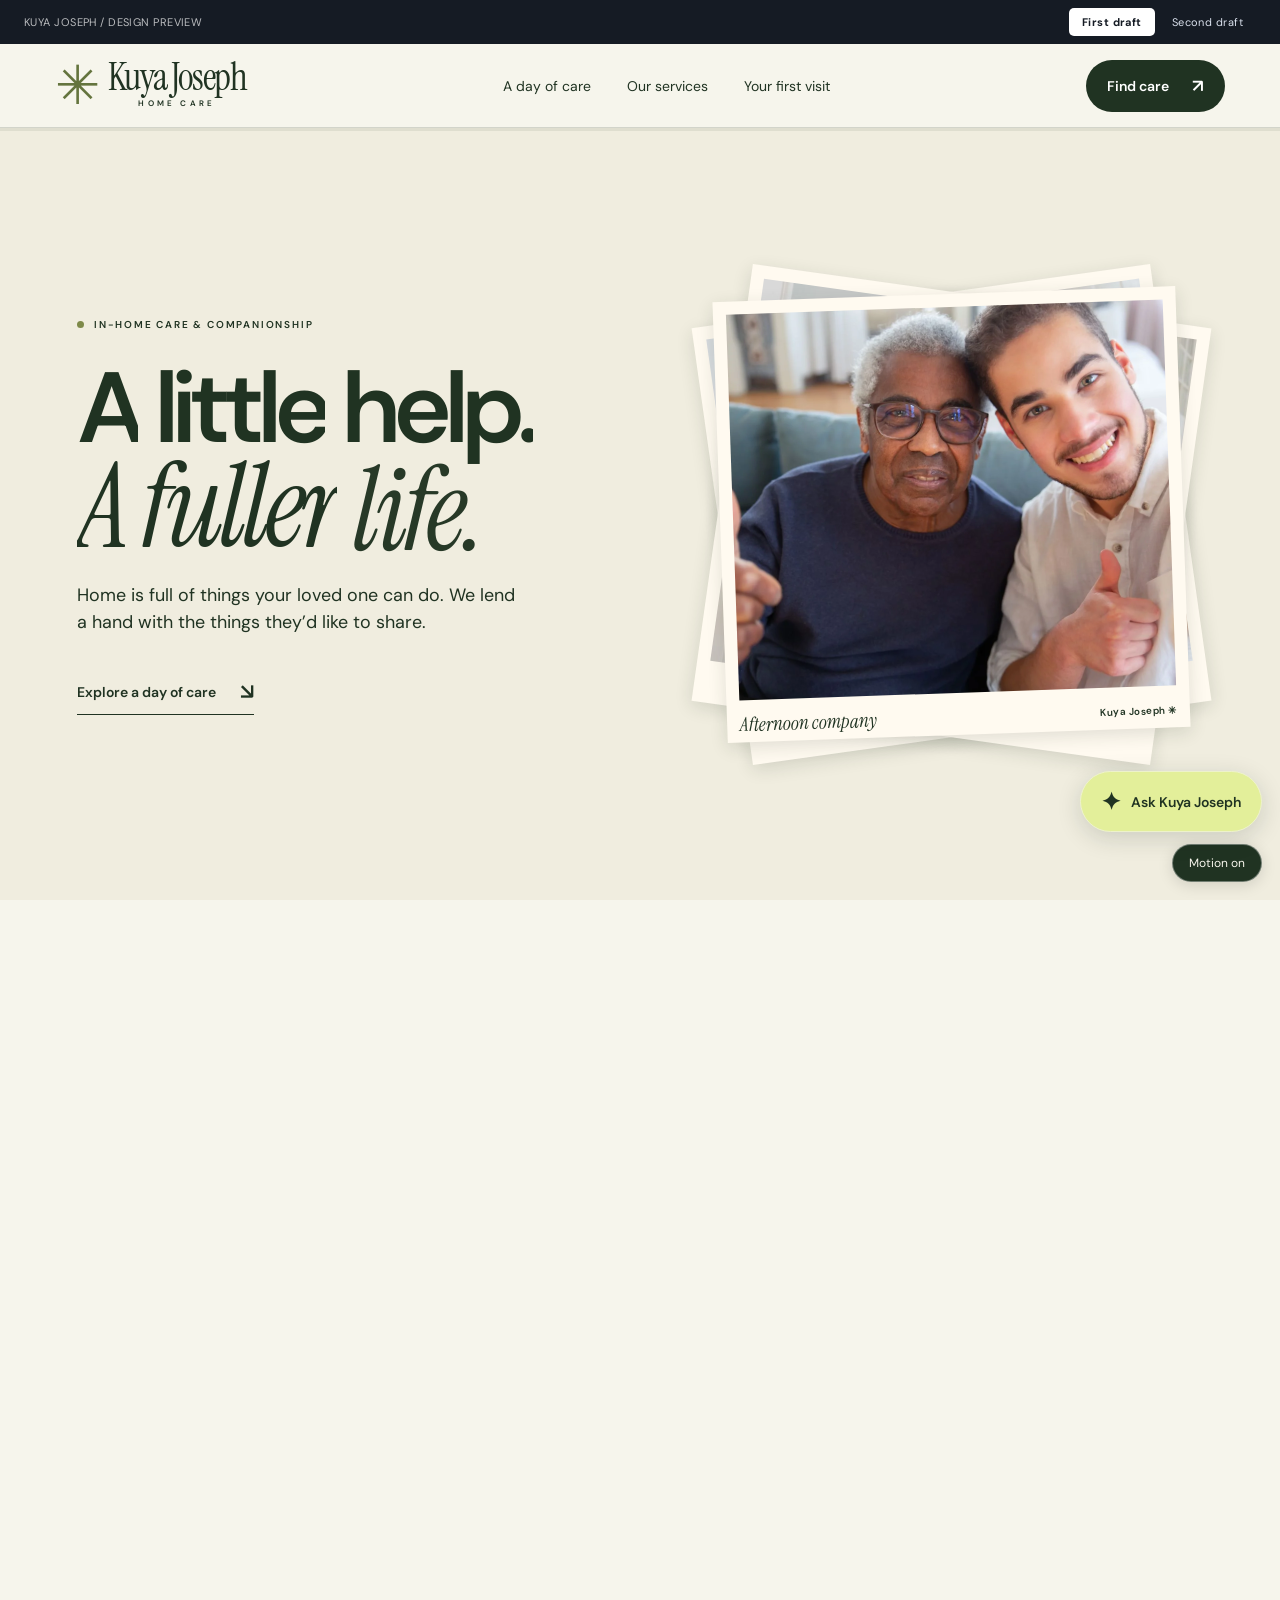
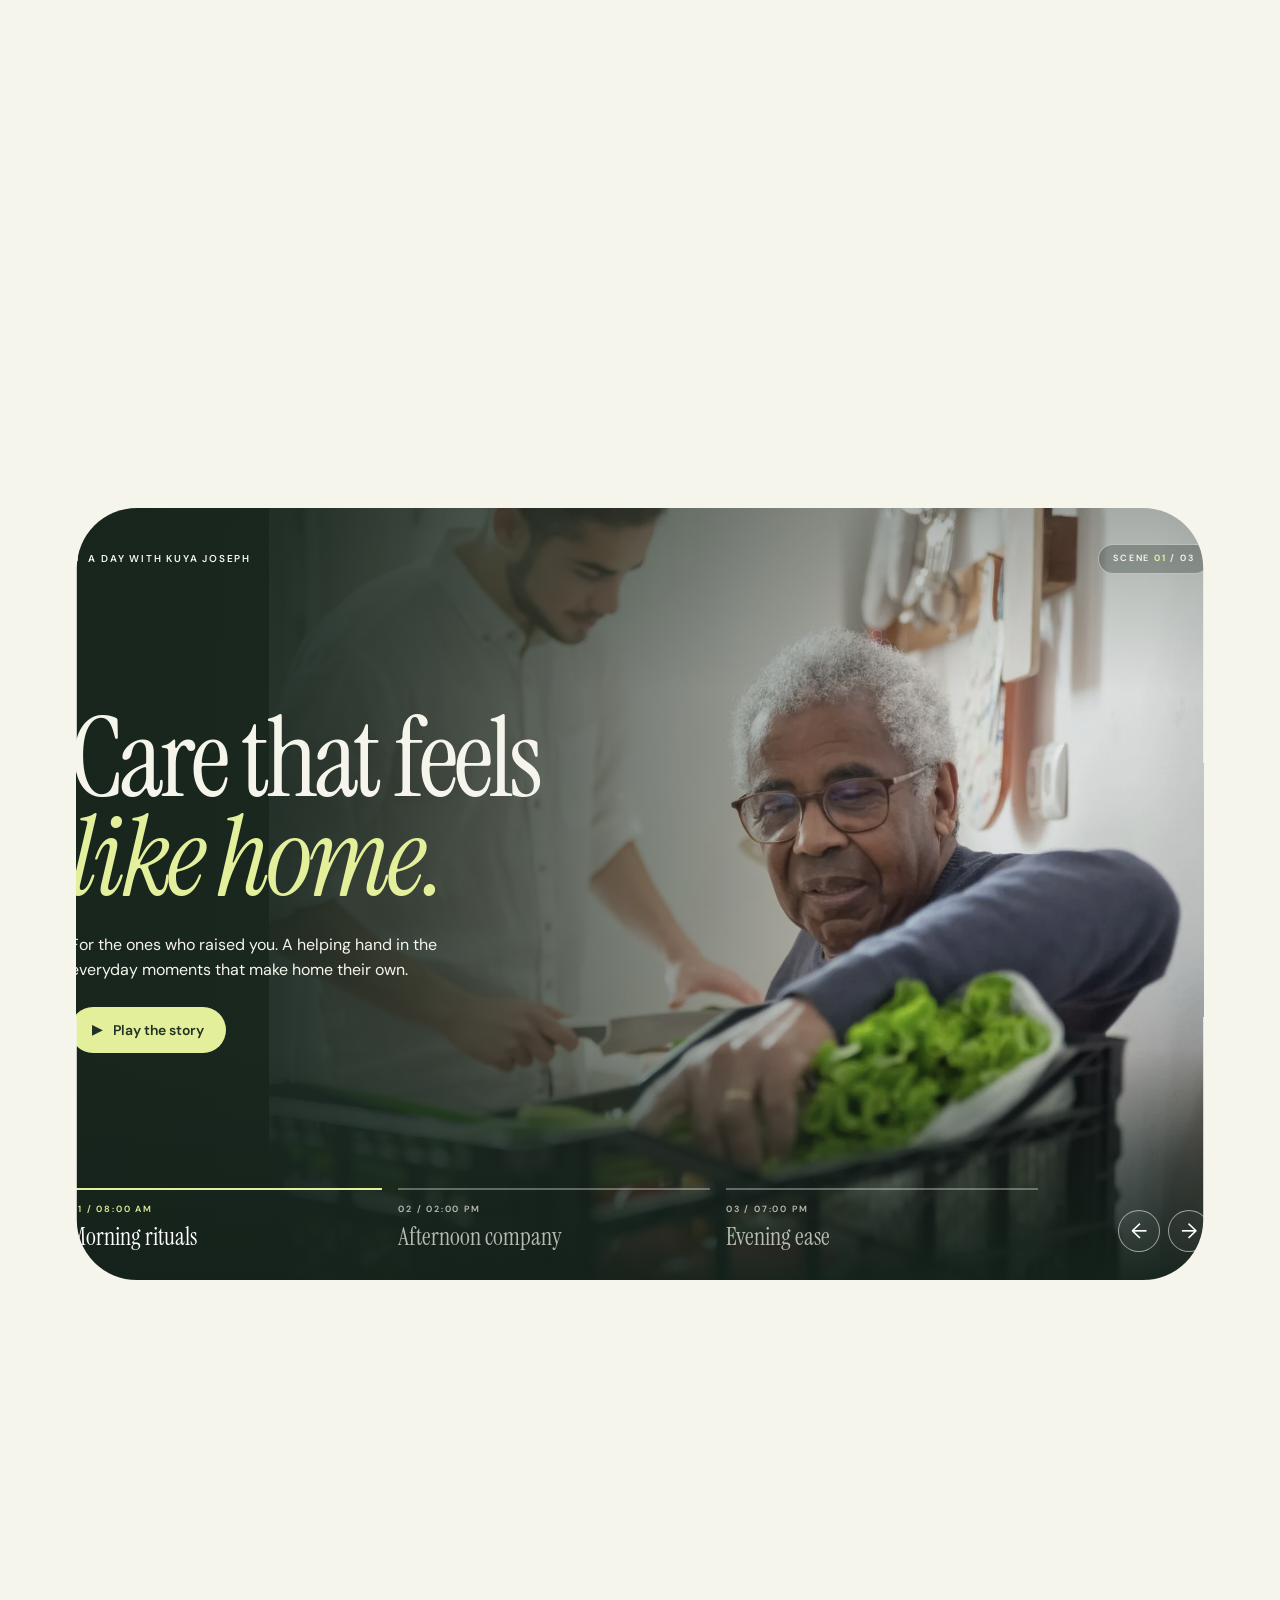
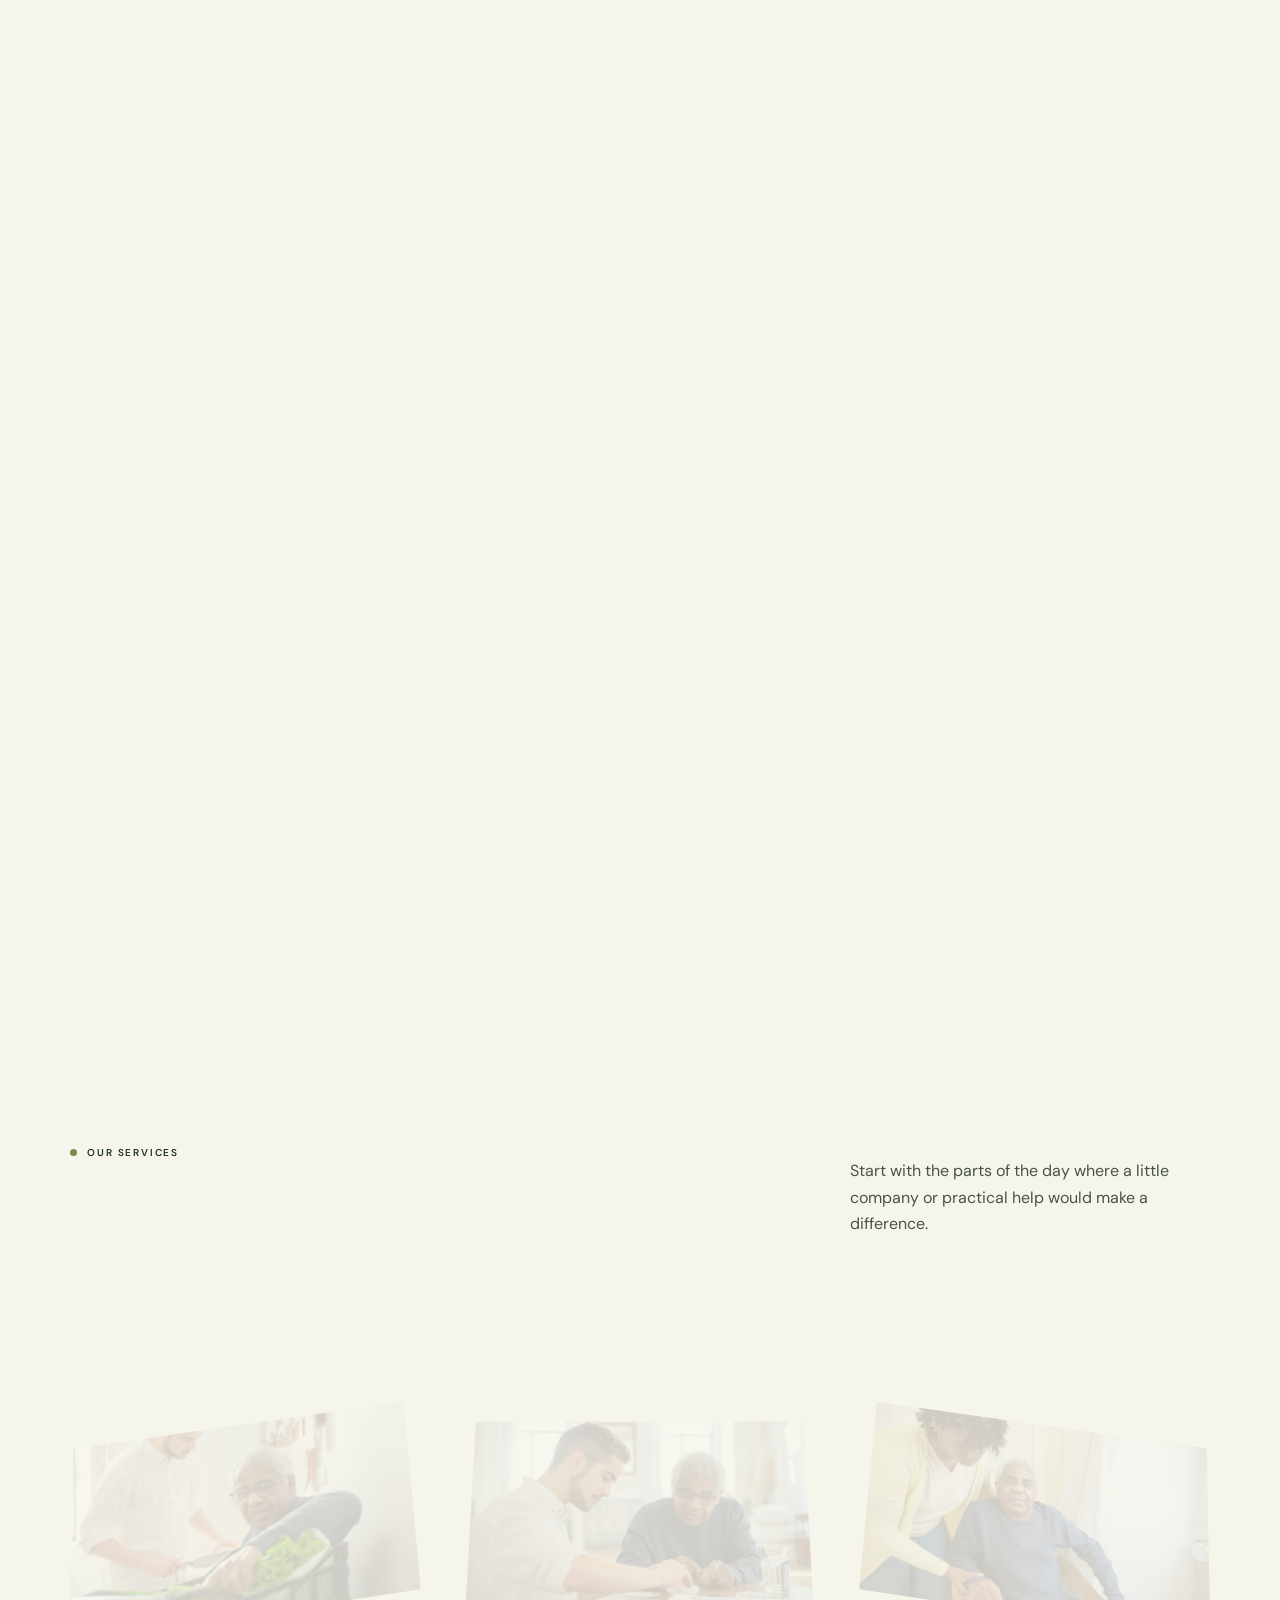
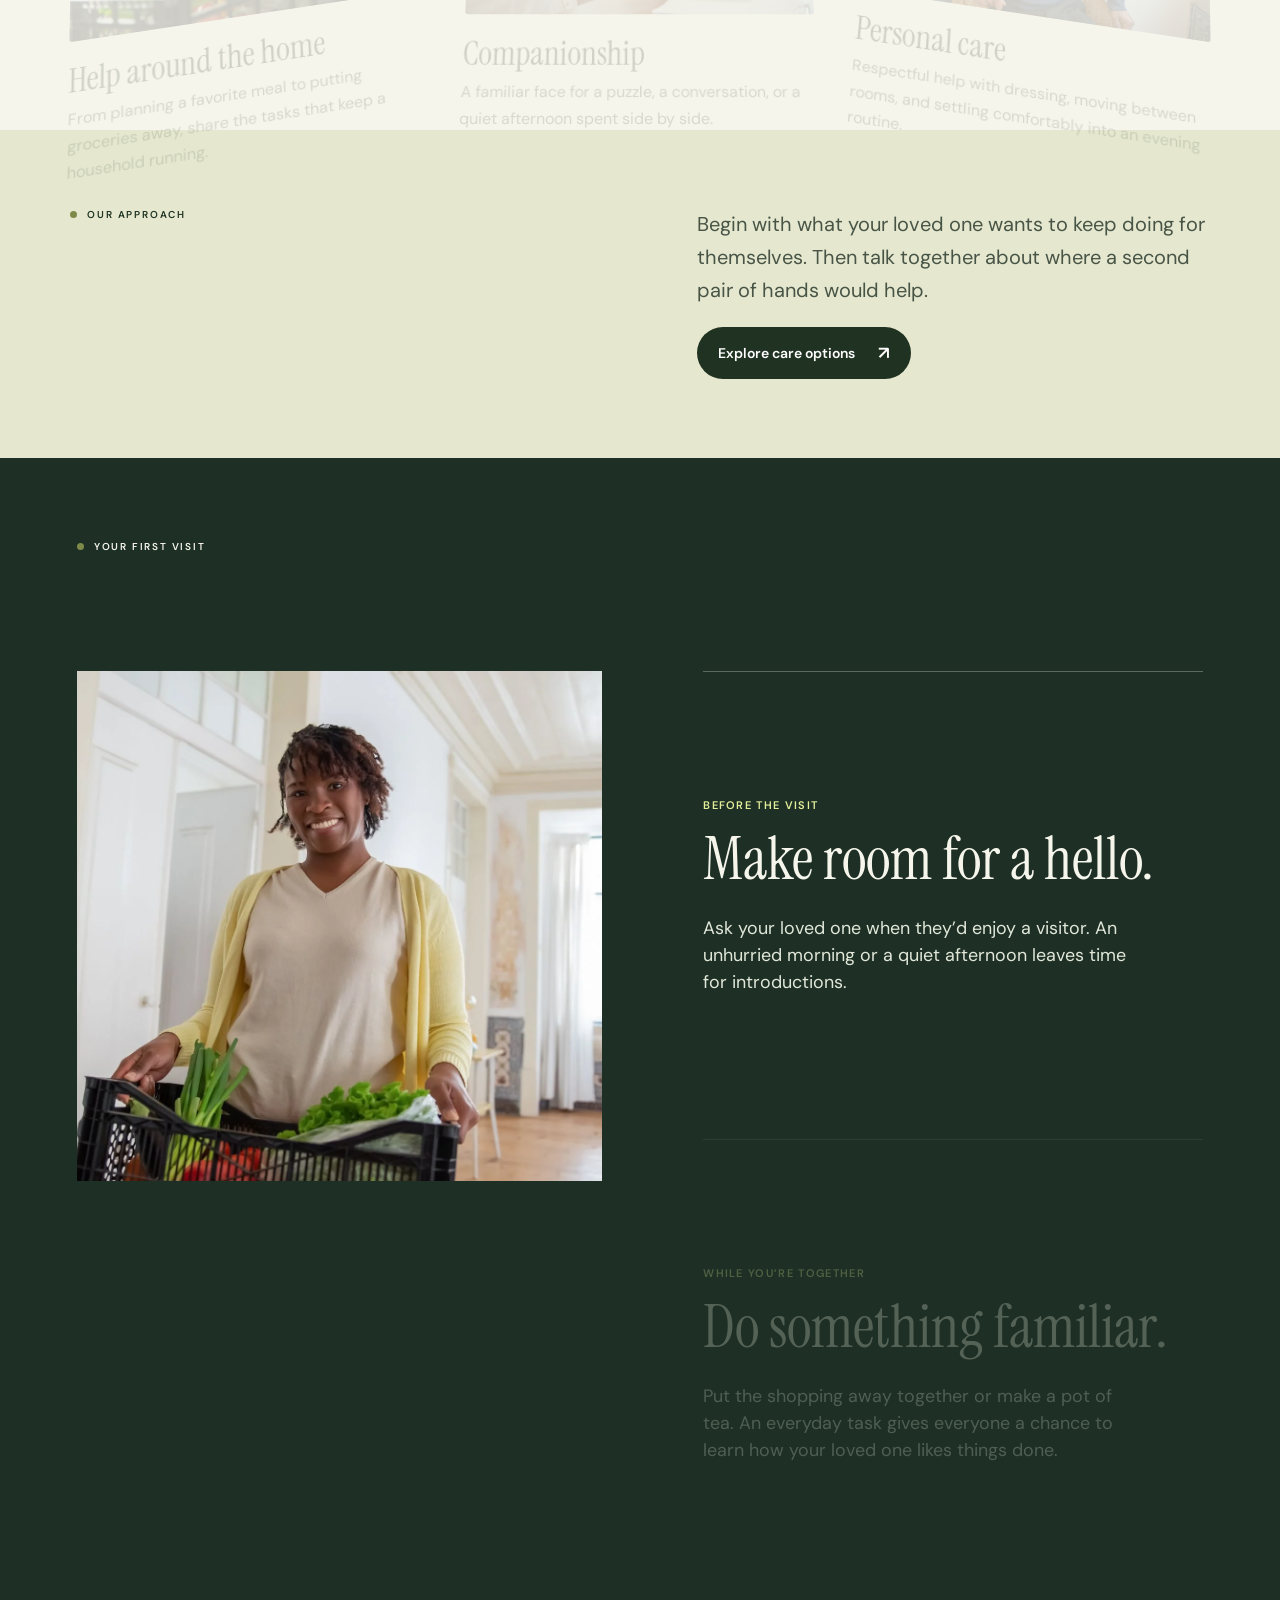
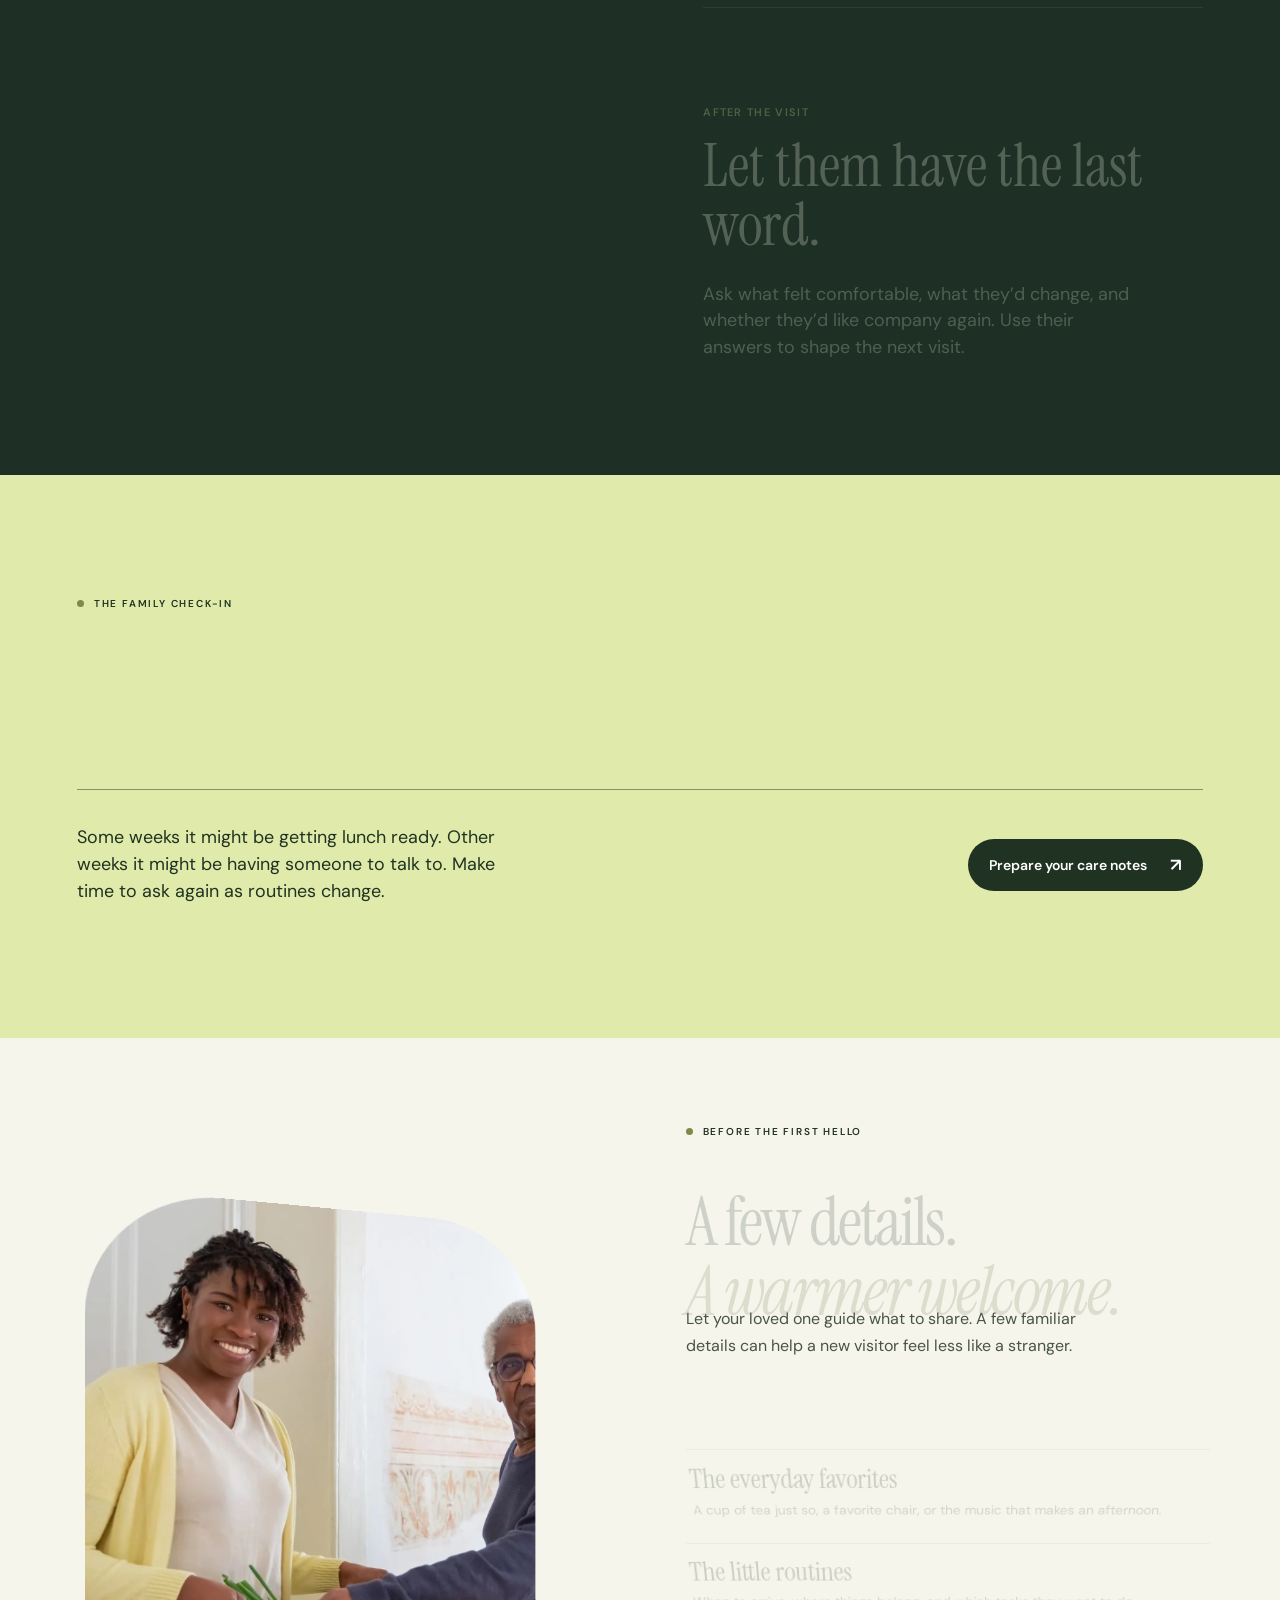
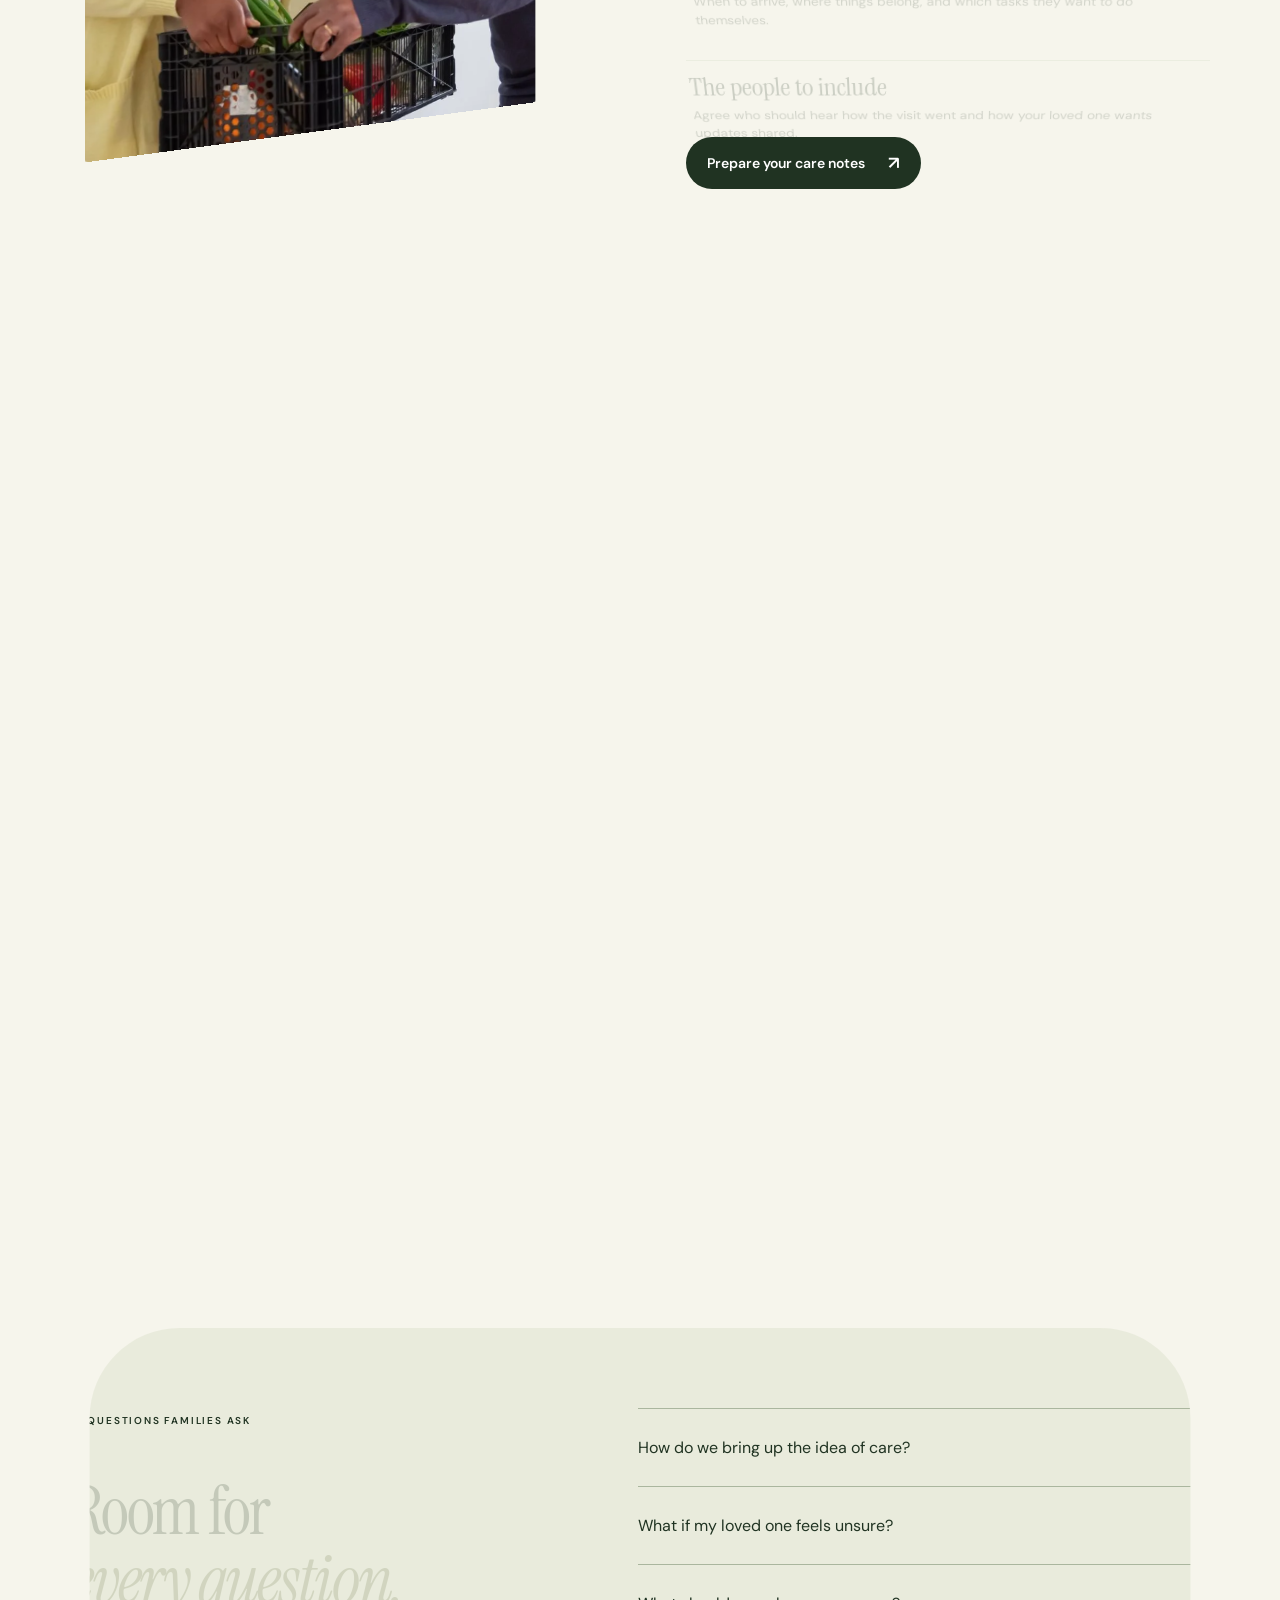
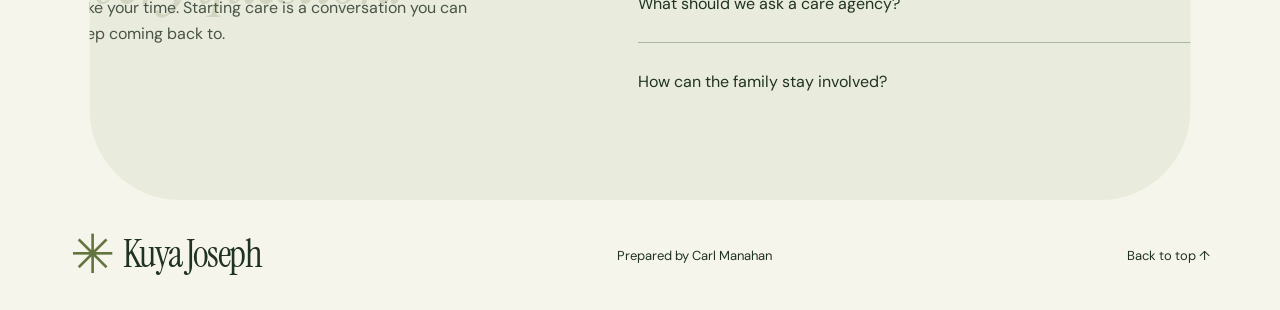
<file: index.html>
<!doctype html><html lang="en"><head><meta charset="utf-8"><meta name="viewport" content="width=device-width, initial-scale=1"><meta name="theme-color" content="#1b291d"><title>Kuya Joseph — Home care through the day</title><meta name="description" content="Explore a day of companionship and practical support at home with Kuya Joseph."><link rel="stylesheet" href="fonts.css"><link rel="stylesheet" href="style.css"><link rel="stylesheet" href="chapters.css"><script defer src="chapters.js"></script><script defer src="story.js"></script><link rel="stylesheet" href="motion.css"><script defer src="motion.js"></script><link rel="stylesheet" href="chat.css"><script defer src="chat.js"></script><link rel="stylesheet" href="drafts.css"><link rel="stylesheet" href="more-sections.css"><script defer src="more-sections.js"></script><link rel="stylesheet" href="depth.css"><script defer src="depth.js"></script></head>
<body><nav class="draft-switcher" aria-label="Design drafts"><span>KUYA JOSEPH / DESIGN PREVIEW</span><div><a href="/" aria-current="page">First draft</a><a href="second-draft.html">Second draft</a></div></nav><div class="custom-cursor" aria-hidden="true"><span>↗</span></div><button class="motion-toggle" aria-pressed="true">Motion on</button><a class="skip" href="#services">Skip to care services</a>
<header><a class="brand" href="#top" aria-label="Kuya Joseph Home Care home"><span class="sun" aria-hidden="true">✳</span><span>Kuya Joseph<small>HOME CARE</small></span></a><nav><a href="#story">A day of care</a><a href="#services">Our services</a><a href="#visit">Your first visit</a></nav><button class="primary find">Find care <span>↗</span></button><div class="progress-track" aria-hidden="true"><div class="scroll-progress"></div></div></header>
<main id="top">
<div class="opening-track"><section class="opening" aria-labelledby="opening-title">
  <div class="opening-copy">
    <span class="eyebrow">IN-HOME CARE &amp; COMPANIONSHIP</span>
    <h1 id="opening-title">A little help.<br><em>A fuller life.</em></h1>
    <p>Home is full of things your loved one can do. We lend a hand with the things they’d like to share.</p>
    <a class="opening-link" href="#story">Explore a day of care <span aria-hidden="true">↘</span></a>
  </div>
  <div class="album">
    <figure class="print print-back"><img src="images/arrival.webp" alt=""></figure>
    <figure class="print print-middle"><img src="images/together.webp" alt=""></figure>
    <figure class="print print-front"><img src="images/company.webp" alt="An older adult and a companion sharing a smile at home"><figcaption>Afternoon company <span>Kuya Joseph ✳</span></figcaption></figure>
  </div>
</section></div><div class="story-track"><section class="hero" id="story" aria-label="A day of care"><div class="photos" aria-hidden="true"><img class="active" src="images/morning.webp" alt=""><img src="images/afternoon.webp" alt=""><img src="images/evening.webp" alt=""></div><div class="shade"></div>
<div class="heroTop"><span class="tag"><i></i> A DAY WITH KUYA JOSEPH</span><span class="sceneNum">SCENE <b>01</b> / 03</span></div>
<div class="content"><h2>Care that feels<br><em>like home.</em></h2><p>For the ones who raised you. A helping hand in the everyday moments that make home their own.</p><button class="play"><span class="playIcon" aria-hidden="true">▶</span><span class="playLabel">Play the story</span></button></div>
<div class="rail"><div class="chapters"><button aria-pressed="true"><small>01 / 08:00 AM</small>Morning rituals</button><button aria-pressed="false"><small>02 / 02:00 PM</small>Afternoon company</button><button aria-pressed="false"><small>03 / 07:00 PM</small>Evening ease</button></div><div class="arrows"><button aria-label="Previous scene">←</button><button aria-label="Next scene">→</button></div></div></section>
</div><section id="services" class="services"><div class="intro"><div><span class="eyebrow">OUR SERVICES</span><h2>Support for <em>real life.</em></h2></div><p>Start with the parts of the day where a little company or practical help would make a difference.</p></div>
<div class="servicegrid"><article><img src="images/morning.webp" alt="Two people preparing fresh vegetables together" loading="lazy"><h3>Help around the home</h3><p>From planning a favorite meal to putting groceries away, share the tasks that keep a household running.</p></article><article><img src="images/afternoon.webp" alt="A caregiver and an older adult looking through a book" loading="lazy"><h3>Companionship</h3><p>A familiar face for a puzzle, a conversation, or a quiet afternoon spent side by side.</p></article><article><img src="images/evening.webp" alt="A caregiver offering a steadying hand beside an armchair" loading="lazy"><h3>Personal care</h3><p>Respectful help with dressing, moving between rooms, and settling comfortably into an evening routine.</p></article></div></section>
<section id="approach"><div><span class="eyebrow">OUR APPROACH</span><h2>Their home.<br><em>Their rhythm.</em></h2></div><div><p>Begin with what your loved one wants to keep doing for themselves. Then talk together about where a second pair of hands would help.</p><button class="primary find">Explore care options <span>↗</span></button></div></section>
<section id="visit" class="visit">
  <div class="visit-intro"><span class="eyebrow">YOUR FIRST VISIT</span><h2>Start with <em>one visit.</em></h2></div>
  <div class="visit-layout">
    <div class="visit-photos" aria-hidden="true">
      <img class="selected" src="images/arrival.webp" alt="" loading="lazy">
      <img src="images/together.webp" alt="" loading="lazy">
      <img src="images/afternoon.webp" alt="" loading="lazy">
    </div>
    <ol class="visit-steps">
      <li><span>BEFORE THE VISIT</span><h3>Make room for a hello.</h3><p>Ask your loved one when they’d enjoy a visitor. An unhurried morning or a quiet afternoon leaves time for introductions.</p></li>
      <li><span>WHILE YOU’RE TOGETHER</span><h3>Do something familiar.</h3><p>Put the shopping away together or make a pot of tea. An everyday task gives everyone a chance to learn how your loved one likes things done.</p></li>
      <li><span>AFTER THE VISIT</span><h3>Let them have the last word.</h3><p>Ask what felt comfortable, what they’d change, and whether they’d like company again. Use their answers to shape the next visit.</p></li>
    </ol>
  </div>
</section>
<section class="check-in" id="family"><span class="eyebrow">THE FAMILY CHECK-IN</span><h2>“What felt <em>easier today?”</em></h2><div class="check-body"><p>Some weeks it might be getting lunch ready. Other weeks it might be having someone to talk to. Make time to ask again as routines change.</p><button class="primary find">Prepare your care notes <span>↗</span></button></div></section>
<section class="family-preparation added-section" id="prepare">
  <div class="preparation-photo"><img src="images/together.webp" alt="An older adult sharing an everyday task with a caregiver" loading="lazy"></div>
  <div class="preparation-copy"><span class="eyebrow">BEFORE THE FIRST HELLO</span><h2>A few details.<br><em>A warmer welcome.</em></h2><p>Let your loved one guide what to share. A few familiar details can help a new visitor feel less like a stranger.</p>
    <ul class="preparation-list"><li><h3>The everyday favorites</h3><p>A cup of tea just so, a favorite chair, or the music that makes an afternoon.</p></li><li><h3>The little routines</h3><p>When to arrive, where things belong, and which tasks they want to do themselves.</p></li><li><h3>The people to include</h3><p>Agree who should hear how the visit went and how your loved one wants updates shared.</p></li></ul>
    <button class="primary find">Prepare your care notes <span>↗</span></button>
  </div>
</section>
<section class="family-questions added-section" id="family-questions">
  <div><span class="eyebrow">QUESTIONS FAMILIES ASK</span><h2>Room for<br><em>every question.</em></h2><p>Take your time. Starting care is a conversation you can keep coming back to.</p></div>
  <div class="family-answers"><details><summary>How do we bring up the idea of care?<span>+</span></summary><p>Start with an ordinary part of the day. Ask whether sharing a task or having some company would feel welcome. Give your loved one time to describe what they would choose.</p></details><details><summary>What if my loved one feels unsure?<span>+</span></summary><p>Listen to what worries them. Talk about one small starting point, such as a visit over tea, and agree to check in afterward before deciding on another visit.</p></details><details><summary>What should we ask a care agency?<span>+</span></summary><p>Ask how caregivers are selected, how visits are arranged, what happens if someone is unavailable, and how changes to care are discussed. Request the costs and terms before making a decision.</p></details><details><summary>How can the family stay involved?<span>+</span></summary><p>Agree together who will be the main contact, what information can be shared, and how often you want to check in. Make space for your loved one to lead that agreement.</p></details></div>
</section>
</main>
<footer><a class="brand" href="#top"><span class="sun">✳</span>Kuya Joseph</a><p class="credit">Prepared by Carl Manahan</p><a href="#top">Back to top ↑</a></footer>
<dialog><form method="dialog"><button class="close" aria-label="Close">×</button></form><span class="eyebrow">FIND CARE</span><h2>Where could <em>we help?</em></h2><p>Choose a starting point for a family care conversation.</p><label for="need">Type of support</label><select id="need"><option>Help around the home</option><option>Companionship</option><option>Personal care</option></select><section class="plan" aria-live="polite"><h3>Your conversation starter</h3><p id="advice"></p></section><button class="primary" id="save">Download care notes ↓</button></dialog>
<button class="chat-launcher" aria-controls="care-chat" aria-expanded="false">
  <span aria-hidden="true">✦</span> Ask Kuya Joseph
</button>
<section class="care-chat" id="care-chat" aria-label="Kuya Joseph care assistant" hidden>
  <div class="chat-header">
    <div class="chat-avatar" aria-hidden="true">✦</div>
    <div><h2>Kuya Joseph</h2><p>Care assistant · Preview</p></div>
    <button class="chat-close" aria-label="Close care assistant">×</button>
  </div>
  <div class="chat-messages" role="log" aria-live="polite" aria-relevant="additions" aria-label="Conversation">
    <div class="message assistant"><p>Hello! I can help you explore home care, companionship, and preparing for a first visit. What would you like to know?</p></div>
  </div>
  <div class="chat-questions" aria-label="Suggested questions">
    <button>What care is available?</button>
    <button>Plan a first visit</button>
    <button>Help me get started</button>
  </div>
  <p class="chat-status" role="status"></p>
  <form class="chat-form">
    <label class="visually-hidden" for="chat-input">Your question</label>
    <input id="chat-input" name="question" placeholder="Ask about care…" maxlength="500" autocomplete="off" required>
    <button type="submit" aria-label="Send message">↑</button>
  </form>
  <p class="chat-disclosure">Design preview with sample replies.</p>
</section>
</body></html>
</file>
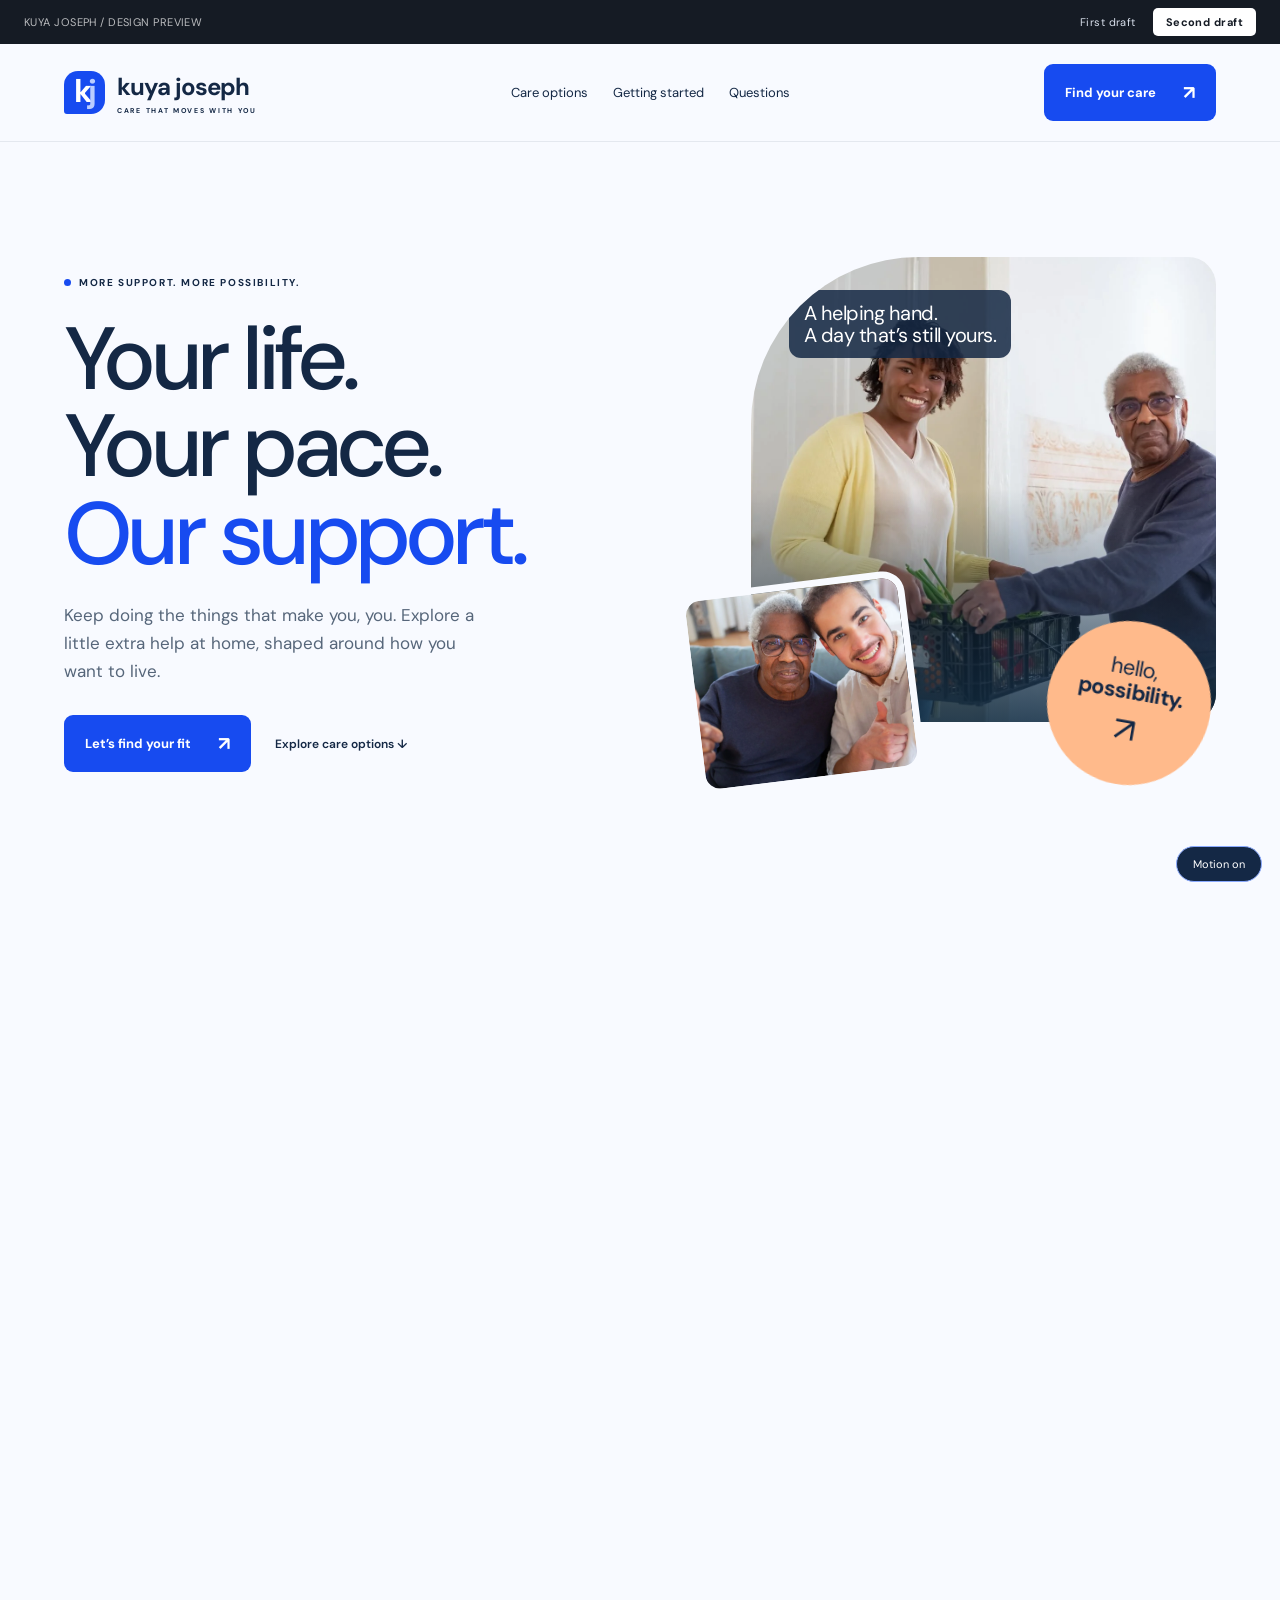
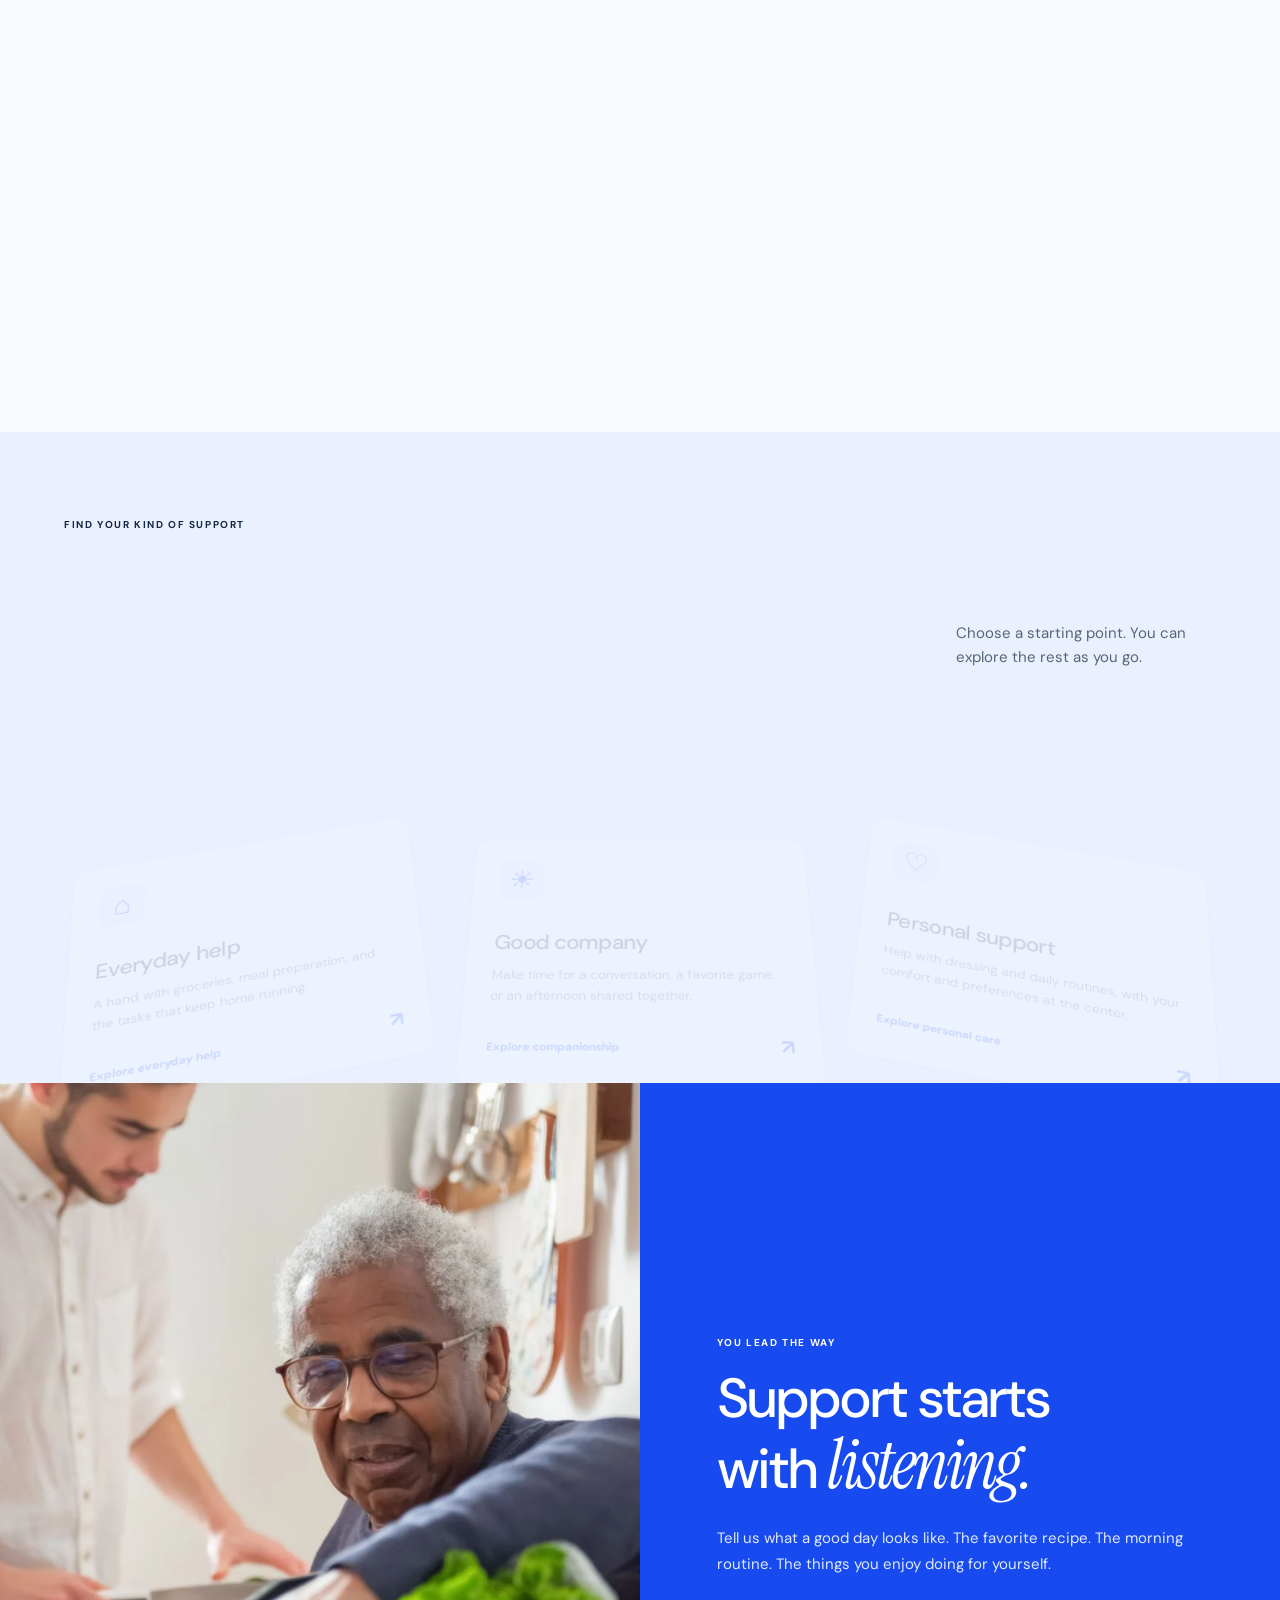
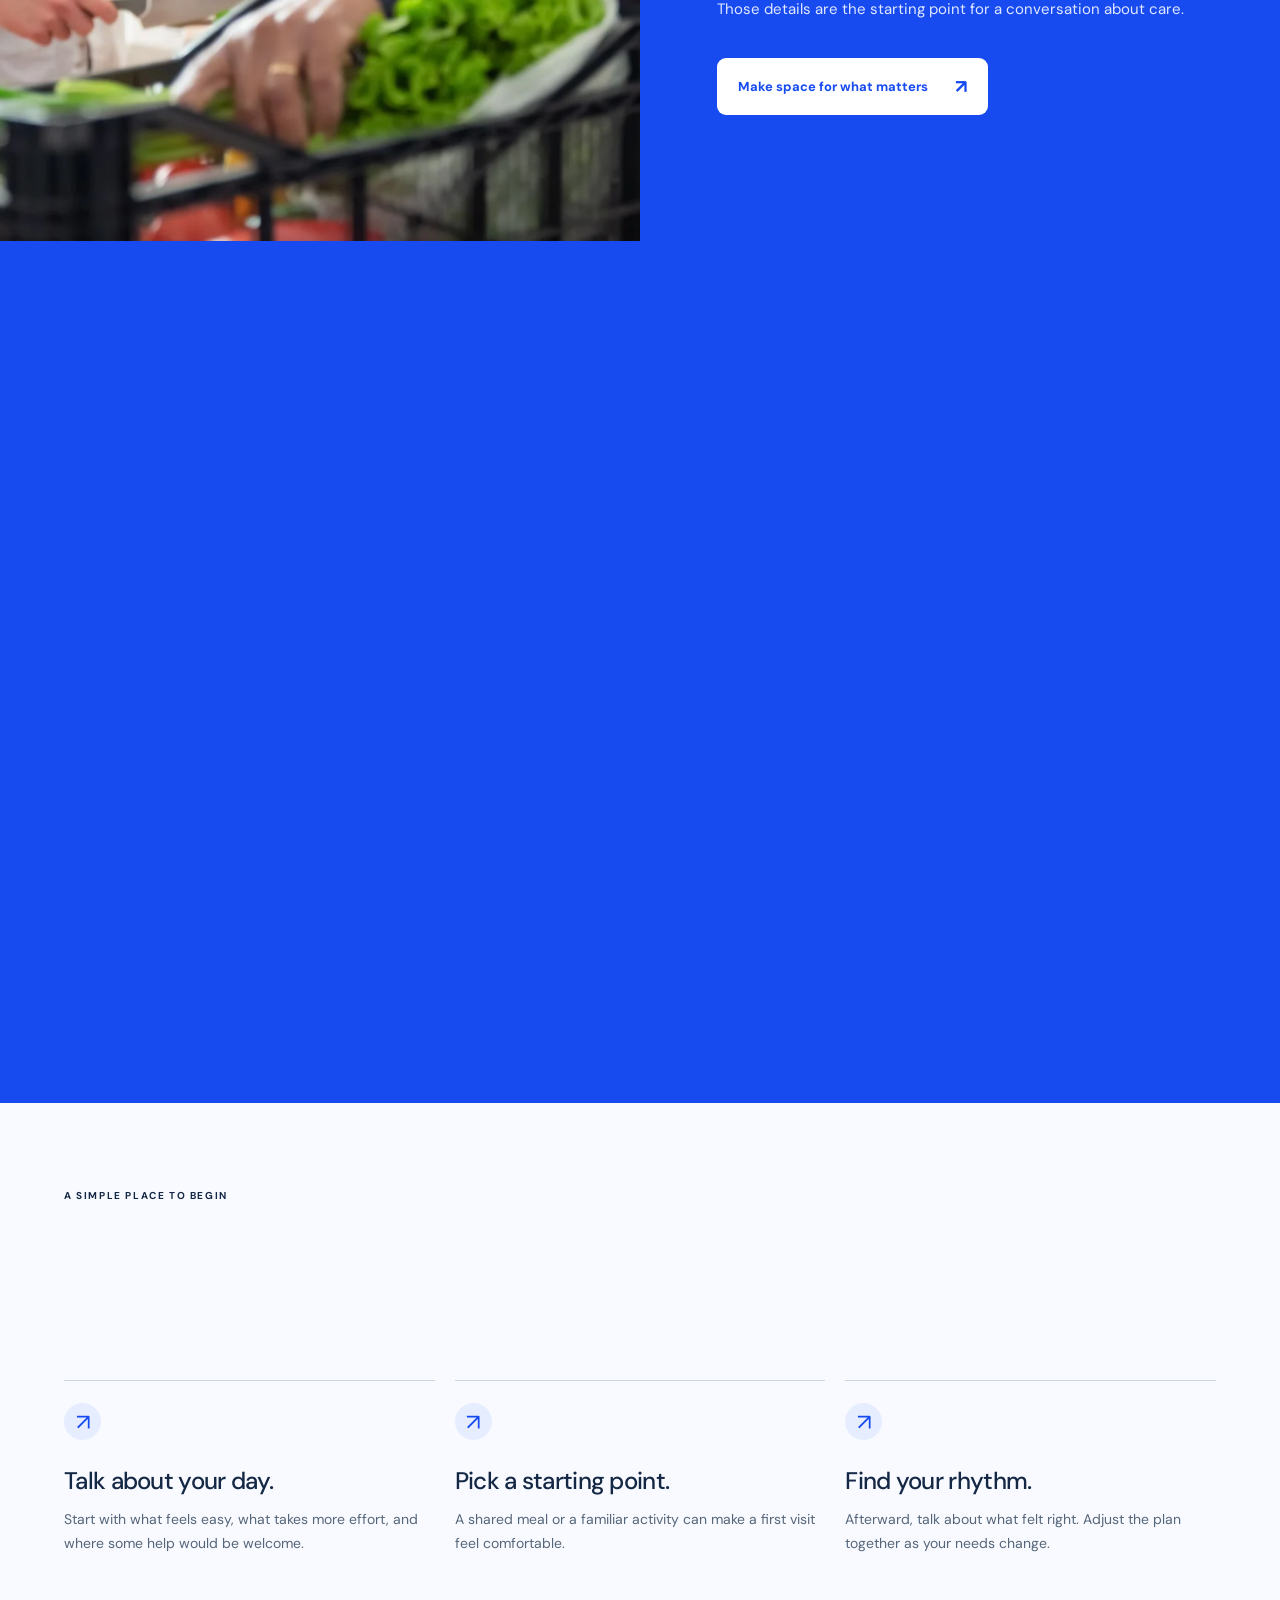
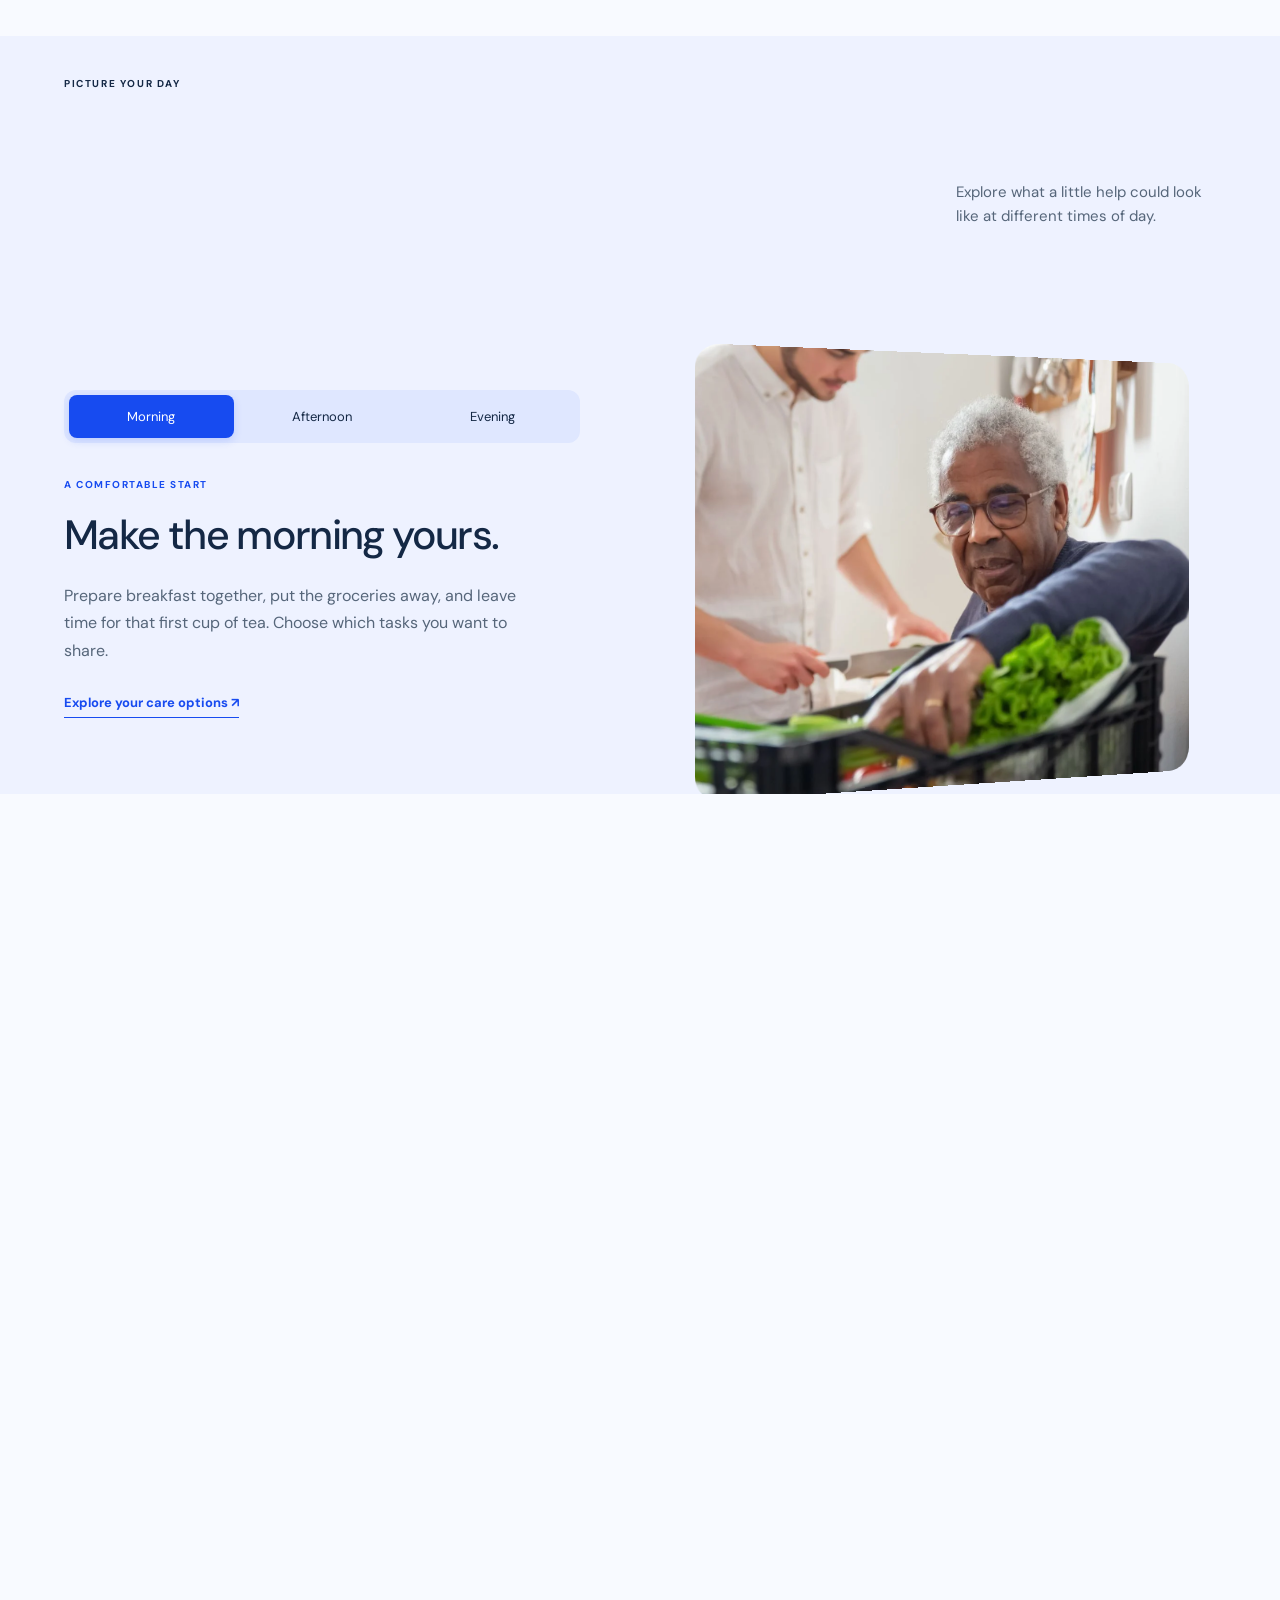
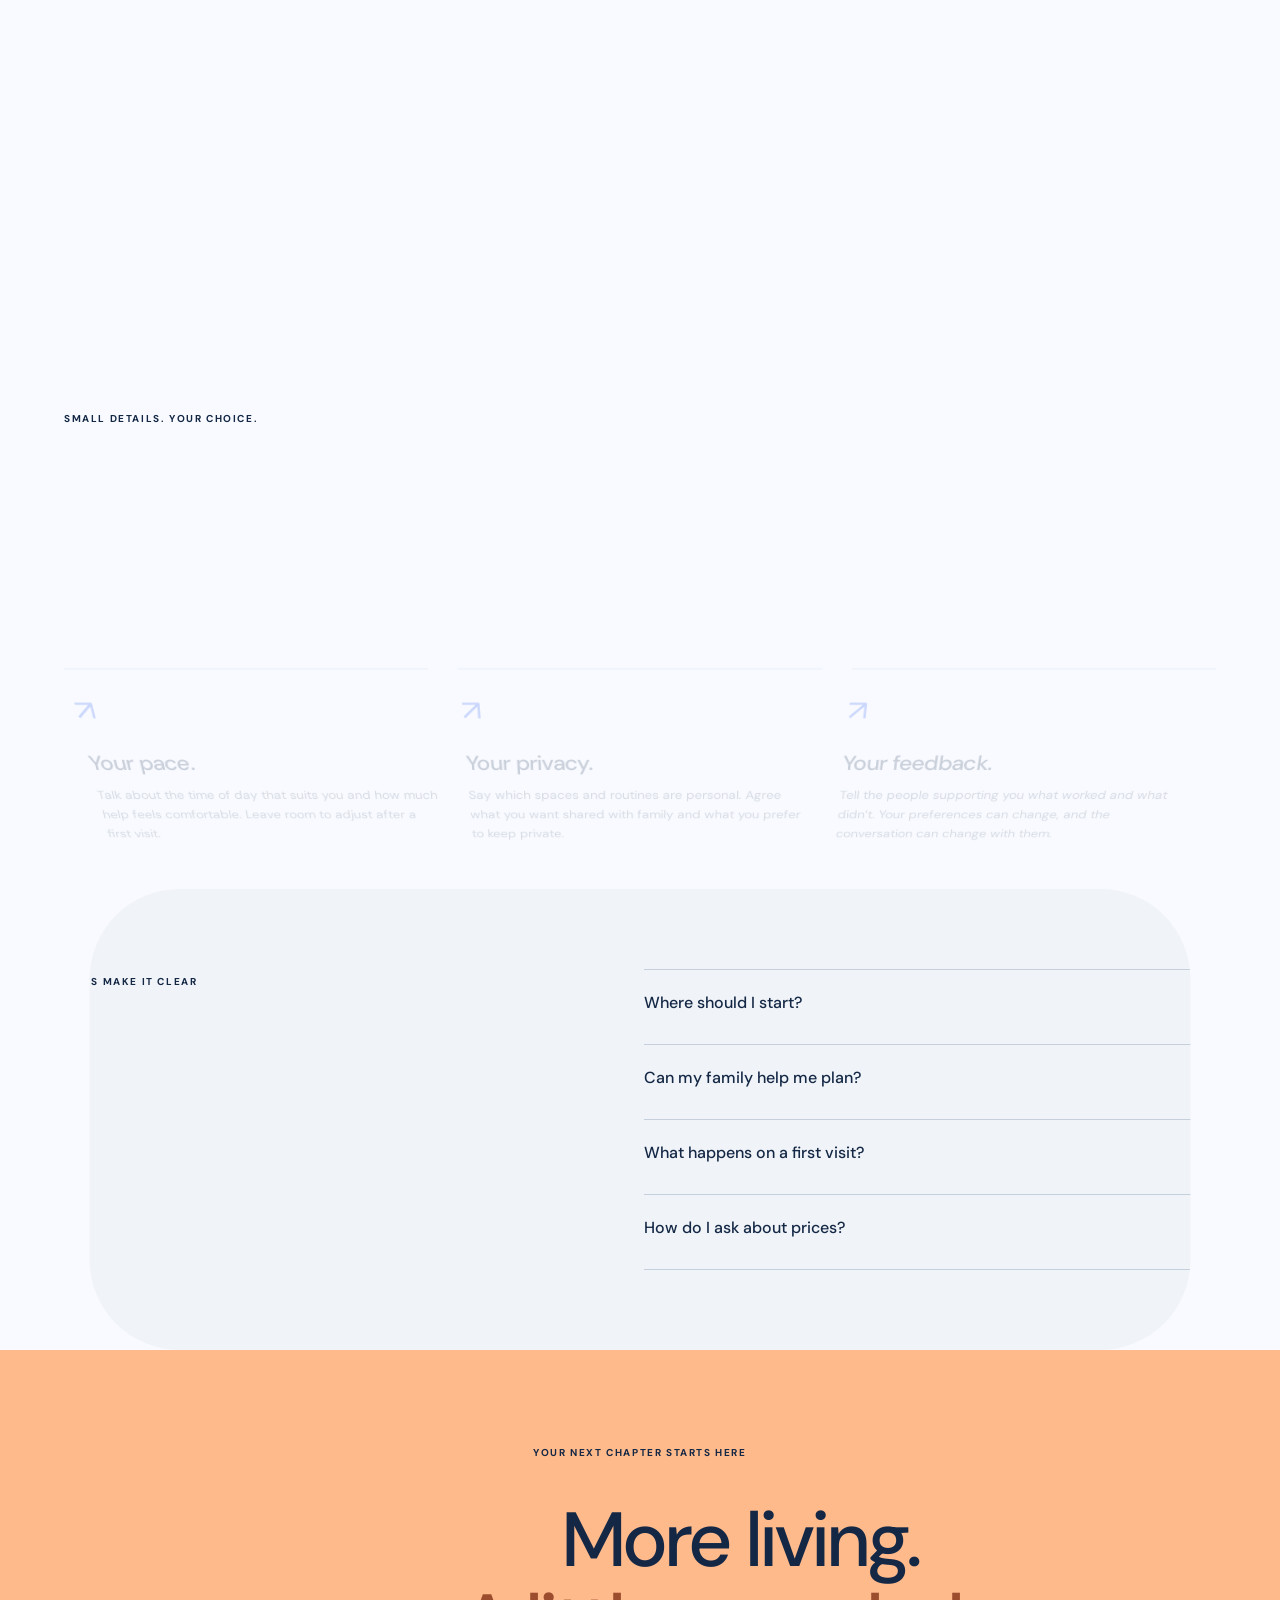
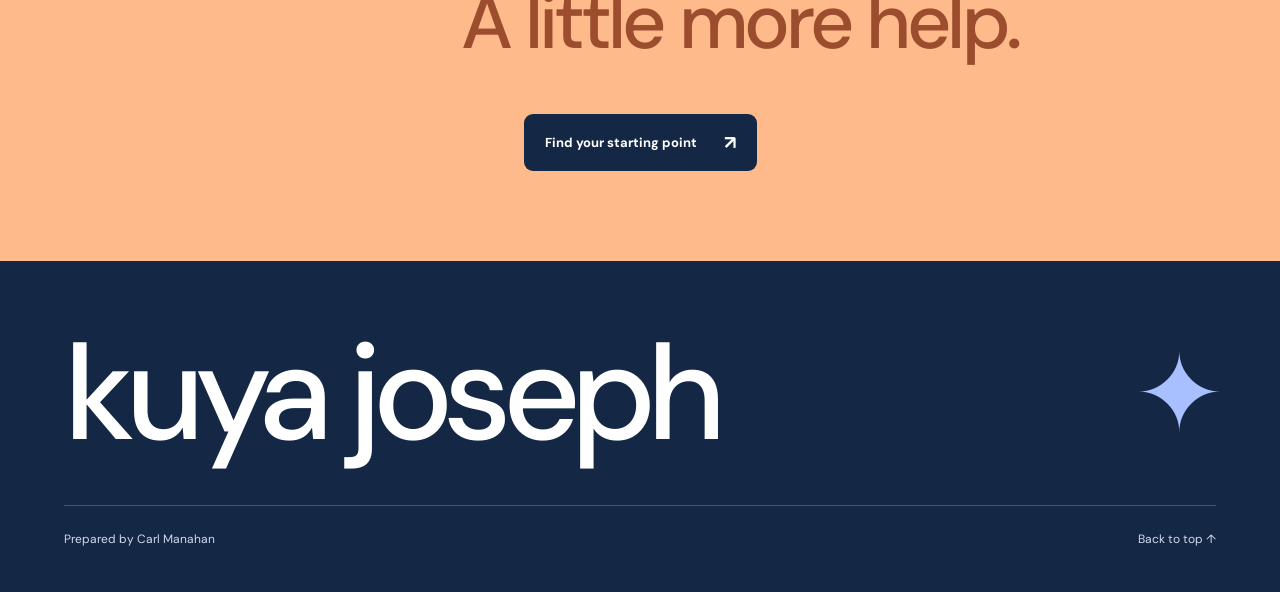
<file: second-draft.html>
<!doctype html>
<html lang="en">
<head>
<meta charset="utf-8">
<meta name="viewport" content="width=device-width, initial-scale=1">
<meta name="theme-color" content="#174bf0">
<title>Kuya Joseph — Care, on your terms.</title>
<meta name="description" content="A second design direction for Kuya Joseph. Explore practical care options and plan support around your life.">
<link rel="stylesheet" href="fonts.css">
<link rel="stylesheet" href="second-draft.css">
<link rel="stylesheet" href="drafts.css">
<script defer src="second-draft.js"></script>
<link rel="stylesheet" href="second-motion.css"><script defer src="second-motion.js"></script><link rel="stylesheet" href="more-sections.css"><script defer src="more-sections.js"></script><link rel="stylesheet" href="depth.css"><script defer src="depth.js"></script></head>
<body>
<nav class="draft-switcher" aria-label="Design drafts"><span>KUYA JOSEPH / DESIGN PREVIEW</span><div><a href="/">First draft</a><a href="second-draft.html" aria-current="page">Second draft</a></div></nav>
<a class="skip-link" href="#options">Skip to care options</a>
<header class="site-header">
  <a class="wordmark" href="#home"><span class="brand-mark" aria-hidden="true">k<span>j</span></span><span>kuya joseph<small>CARE THAT MOVES WITH YOU</small></span></a>
  <nav aria-label="Main navigation"><a href="#options">Care options</a><a href="#how">Getting started</a><a href="#questions">Questions</a></nav>
  <button class="button blue open-planner">Find your care <span aria-hidden="true">↗</span></button>
</header>
<div class="draft-two-progress" aria-hidden="true"></div><button class="draft-two-motion" aria-pressed="true">Motion on</button><main id="home">
<div class="intro-scroll"><section class="intro-section">
  <div class="intro-text reveal">
    <span class="eyebrow"><i></i> MORE SUPPORT. MORE POSSIBILITY.</span>
    <h1>Your life.<br>Your pace.<br><span>Our support.</span></h1>
    <p>Keep doing the things that make you, you. Explore a little extra help at home, shaped around how you want to live.</p>
    <div class="intro-actions"><button class="button blue open-planner">Let’s find your fit <span aria-hidden="true">↗</span></button><a class="text-link" href="#options">Explore care options ↓</a></div>
  </div>
  <div class="portrait-layout reveal">
    <div class="portrait-main"><img src="images/together.webp" alt="A caregiver and older adult carrying groceries together"><span class="image-caption">A helping hand.<br>A day that’s still yours.</span></div>
    <div class="photo-tile"><img src="images/company.webp" alt="An older adult smiling with a companion"></div>
    <div class="circle-stamp" aria-hidden="true">hello,<br><strong>possibility.</strong><span>↗</span></div>
  </div>
</section>
</div><section class="care-options" id="options">
  <div class="section-heading reveal"><div><span class="eyebrow">FIND YOUR KIND OF SUPPORT</span><h2>A little help can<br>open up your day.</h2></div><p>Choose a starting point. You can explore the rest as you go.</p></div>
  <div class="option-grid">
    <button class="option-card reveal" data-care="Everyday help"><span class="option-icon" aria-hidden="true">⌂</span><h3>Everyday help</h3><p>A hand with groceries, meal preparation, and the tasks that keep home running.</p><span class="card-link">Explore everyday help <b>↗</b></span></button>
    <button class="option-card reveal" data-care="Good company"><span class="option-icon" aria-hidden="true">☀</span><h3>Good company</h3><p>Make time for a conversation, a favorite game, or an afternoon shared together.</p><span class="card-link">Explore companionship <b>↗</b></span></button>
    <button class="option-card reveal" data-care="Personal support"><span class="option-icon" aria-hidden="true">♡</span><h3>Personal support</h3><p>Help with dressing and daily routines, with your comfort and preferences at the center.</p><span class="card-link">Explore personal care <b>↗</b></span></button>
  </div>
</section>
<div class="independence-scroll"><section class="independence">
  <div class="independence-photo reveal"><img src="images/morning.webp" alt="Preparing a meal together in a home kitchen" loading="lazy"></div>
  <div class="independence-text reveal"><span class="eyebrow">YOU LEAD THE WAY</span><h2>Support starts<br>with <em>listening.</em></h2><p>Tell us what a good day looks like. The favorite recipe. The morning routine. The things you enjoy doing for yourself.</p><p>Those details are the starting point for a conversation about care.</p><button class="button light open-planner">Make space for what matters <span>↗</span></button></div>
</section>
</div><section class="getting-started" id="how">
  <div class="section-heading reveal"><div><span class="eyebrow">A SIMPLE PLACE TO BEGIN</span><h2>One conversation.<br>Then one step at a time.</h2></div></div>
  <div class="steps-grid">
    <article class="reveal"><span class="step-dot" aria-hidden="true">↗</span><h3>Talk about your day.</h3><p>Start with what feels easy, what takes more effort, and where some help would be welcome.</p></article>
    <article class="reveal"><span class="step-dot" aria-hidden="true">↗</span><h3>Pick a starting point.</h3><p>A shared meal or a familiar activity can make a first visit feel comfortable.</p></article>
    <article class="reveal"><span class="step-dot" aria-hidden="true">↗</span><h3>Find your rhythm.</h3><p>Afterward, talk about what felt right. Adjust the plan together as your needs change.</p></article>
  </div>
</section>

<section class="routine-guide added-section" id="your-day">
  <div class="section-heading"><div><span class="eyebrow">PICTURE YOUR DAY</span><h2>Support fits in.<br>Life carries on.</h2></div><p>Explore what a little help could look like at different times of day.</p></div>
  <div class="routine-layout">
    <div class="routine-controls">
      <div class="routine-tabs" role="tablist" aria-label="Time of day"><button id="morning-tab" role="tab" aria-selected="true" aria-controls="routine-panel" data-routine="0">Morning</button><button id="afternoon-tab" role="tab" aria-selected="false" aria-controls="routine-panel" tabindex="-1" data-routine="1">Afternoon</button><button id="evening-tab" role="tab" aria-selected="false" aria-controls="routine-panel" tabindex="-1" data-routine="2">Evening</button></div>
      <div id="routine-panel" role="tabpanel" aria-labelledby="morning-tab" tabindex="0"><span class="routine-label">A COMFORTABLE START</span><h3>Make the morning yours.</h3><p>Prepare breakfast together, put the groceries away, and leave time for that first cup of tea. Choose which tasks you want to share.</p><a href="#options">Explore your care options ↗</a></div>
    </div>
    <div class="routine-image"><img src="images/morning.webp" alt="Preparing fresh food together in a home kitchen" loading="lazy"></div>
  </div>
</section>
<section class="care-preferences added-section">
  <div class="section-heading"><div><span class="eyebrow">SMALL DETAILS. YOUR CHOICE.</span><h2>Care should make<br>space for you.</h2></div></div>
  <div class="preferences-grid"><article><span aria-hidden="true">↗</span><h3>Your pace.</h3><p>Talk about the time of day that suits you and how much help feels comfortable. Leave room to adjust after a first visit.</p></article><article><span aria-hidden="true">↗</span><h3>Your privacy.</h3><p>Say which spaces and routines are personal. Agree what you want shared with family and what you prefer to keep private.</p></article><article><span aria-hidden="true">↗</span><h3>Your feedback.</h3><p>Tell the people supporting you what worked and what didn’t. Your preferences can change, and the conversation can change with them.</p></article></div>
</section>
<section class="questions" id="questions">
  <div class="reveal"><span class="eyebrow">LET’S MAKE IT CLEAR</span><h2>A few things<br>you might ask.</h2></div>
  <div class="faq-list reveal">
    <details><summary>Where should I start?<span>+</span></summary><p>Think about one part of your day where support would feel welcome. The care planner on this page helps you prepare notes for a conversation.</p></details>
    <details><summary>Can my family help me plan?<span>+</span></summary><p>Yes. Invite someone you trust to talk through your preferences with you. Keep your own choices and comfort at the center of that conversation.</p></details>
    <details><summary>What happens on a first visit?<span>+</span></summary><p>Start with introductions and a familiar task, such as preparing tea. Leave time afterward to say what worked and what you’d like to change.</p></details>
    <details><summary>How do I ask about prices?<span>+</span></summary><p>Agency contact information and pricing are still being prepared for this design preview. You can download your care notes while exploring the concept.</p></details>
  </div>
</section>
<section class="closing reveal"><span class="eyebrow">YOUR NEXT CHAPTER STARTS HERE</span><h2>More living.<br><span>A little more help.</span></h2><button class="button dark open-planner">Find your starting point <span>↗</span></button></section>
</main>
<footer><a class="footer-brand" href="#home">kuya joseph<span>✦</span></a><div><p>Prepared by Carl Manahan</p><a href="#home">Back to top ↑</a></div></footer>
<dialog class="planner"><button class="close-planner" aria-label="Close care planner">×</button><span class="eyebrow">YOUR CARE STARTING POINT</span><h2>What would<br>help your day?</h2><label for="care-type">Choose a type of support</label><select id="care-type"><option>Everyday help</option><option>Good company</option><option>Personal support</option></select><p id="care-prompt" aria-live="polite"></p><button class="button blue" id="download-plan">Download my care notes ↓</button><small>Design preview · Prepare notes for a family conversation.</small></dialog>
</body>
</html>
</file>
<file: fonts.css>
@font-face {
  font-family: 'DM Sans';
  font-style: normal;
  font-weight: 400;
  font-display: swap;
  src: url(fonts/type-0.ttf) format('truetype');
}
@font-face {
  font-family: 'DM Sans';
  font-style: normal;
  font-weight: 500;
  font-display: swap;
  src: url(fonts/type-1.ttf) format('truetype');
}
@font-face {
  font-family: 'DM Sans';
  font-style: normal;
  font-weight: 600;
  font-display: swap;
  src: url(fonts/type-2.ttf) format('truetype');
}
@font-face {
  font-family: 'DM Sans';
  font-style: normal;
  font-weight: 700;
  font-display: swap;
  src: url(fonts/type-3.ttf) format('truetype');
}
@font-face {
  font-family: 'Instrument Serif';
  font-style: italic;
  font-weight: 400;
  font-display: swap;
  src: url(fonts/type-4.ttf) format('truetype');
}
@font-face {
  font-family: 'Instrument Serif';
  font-style: normal;
  font-weight: 400;
  font-display: swap;
  src: url(fonts/type-5.ttf) format('truetype');
}
</file>
<file: style.css>
:root{--paper:#f6f5ec;--ink:#203322;--lime:#e3ef9a;--serif:'Instrument Serif',Georgia,serif;--sans:'DM Sans',Arial,sans-serif}*{box-sizing:border-box}html{scroll-behavior:smooth;scroll-padding-top:96px}body{margin:0;background:var(--paper);color:var(--ink);font:16px var(--sans)}a{color:inherit;text-decoration:none}button,select{font:inherit;color:inherit}button{cursor:pointer}button:focus-visible,a:focus-visible,select:focus-visible{outline:3px solid #9baa49;outline-offset:4px}.skip{position:fixed;top:-100px;background:white;padding:10px;z-index:20}.skip:focus{top:4px}header{height:84px;padding:0 4.3%;display:flex;align-items:center;justify-content:space-between;background:var(--paper);position:sticky;top:0;z-index:8;border-bottom:1px solid #21332018}.brand{display:flex;align-items:center;gap:9px;font:38px/.88 var(--serif);letter-spacing:-1.5px}.sun{display:grid;place-items:center;font:54px/1 Georgia;color:#64743e}.brand small{display:block;font:600 8px/1.6 var(--sans);letter-spacing:3.2px;text-align:center;margin-top:3px}nav{display:flex;gap:36px;font-size:14px}nav a:hover,footer a:hover{text-decoration:underline;text-underline-offset:5px}.primary,.play{border:0;border-radius:999px;display:inline-flex;align-items:center;gap:23px;font-weight:600;font-size:14px;padding:14px 21px;background:var(--ink);color:white}.primary span{font-size:18px}.hero{position:relative;isolation:isolate;min-height:630px;height:calc(88svh - 68px);max-height:900px;background:#18261d;color:var(--paper);overflow:hidden;display:flex;flex-direction:column;justify-content:space-between;padding:36px 5.5% 28px}.photos,.shade{position:absolute;inset:0;z-index:-2}.photos img{position:absolute;right:0;width:79%;height:100%;object-fit:cover;object-position:50% 43%;opacity:0;filter:saturate(.78);transform:scale(1.12);transition:opacity 1s,transform 7.5s cubic-bezier(.15,.55,.3,1);transform-origin:65% 50%}.photos img.active{opacity:1;transform:scale(1)}.shade{z-index:-1;background:linear-gradient(0deg,#14221bea,transparent 30%),linear-gradient(90deg,#17251c 0%,#19271fed 22%,#1c291eb0 41%,#1c291e19 71%),linear-gradient(180deg,#15201845,transparent 24%)}.heroTop,.rail,.intro{display:flex;align-items:center;justify-content:space-between}.tag,.sceneNum,.eyebrow,.chapters small{font:600 10px/1.3 var(--sans);letter-spacing:1.8px}.tag{display:flex;align-items:center;gap:10px}.tag i,.eyebrow:before{display:inline-block;width:8px;height:8px;border-radius:100%;background:var(--lime)}.sceneNum{border:1px solid #fff7;border-radius:100px;padding:8px 14px;background:#15201648;font-size:9px}.sceneNum b{color:var(--lime)}.content{padding:28px 0}.content h1,h2,h3{font-family:var(--serif);font-weight:400;margin:0}h1{font-size:clamp(76px,8.7vw,145px);line-height:.89;letter-spacing:-.035em}.content em{color:var(--lime)}.content p{max-width:400px;font-size:16px;line-height:1.6;margin:24px 0}.play{background:var(--lime);color:var(--ink);gap:11px;padding:14px 22px}.playIcon{font-size:13px}.rail{gap:7%;align-items:flex-end}.chapters{display:flex;gap:16px;flex:1}.chapters button{position:relative;border:0;border-top:2px solid #ffffff52;background:transparent;color:#f6f5ecb8;text-align:left;flex:1;padding:14px 0 0;font:24px var(--serif)}.chapters button[aria-pressed=true]{border-color:var(--lime);color:white}.chapters small{display:block;font-size:9px;margin-bottom:5px}.chapters [aria-pressed=true] small{color:var(--lime)}.arrows{display:flex;gap:8px}.arrows button{border:1px solid #fff8;border-radius:50%;background:#ffffff08;color:white;font-size:21px;width:42px;height:42px}.arrows button:hover{background:var(--lime);color:var(--ink)}.services,#approach,footer{padding:72px 5.5%}.eyebrow{display:inline-flex;align-items:center;gap:10px}.eyebrow:before{content:'';background:#7e8a49;width:7px;height:7px}h2{font-size:clamp(55px,5.3vw,88px);line-height:1.01;letter-spacing:-.035em;margin:13px 0}h2 em{color:#677342}.intro p,#approach p,article p,dialog p{line-height:1.65;color:#485446}.intro p{max-width:360px}.servicegrid{margin-top:36px;display:grid;grid-template-columns:repeat(3,1fr);gap:28px}.servicegrid img{width:100%;aspect-ratio:1.65;object-fit:cover;border-radius:3px}h3{font-size:34px;line-height:1.1;margin:18px 0 8px}article p{margin:0}#approach{background:#e5e8cf;display:grid;grid-template-columns:1fr 1fr;align-items:center;gap:10%}#approach p{font-size:20px;margin-top:0}footer{padding-block:28px;display:flex;justify-content:space-between;align-items:center;font-size:13px}dialog{border:0;border-radius:15px;padding:36px;max-width:480px;width:calc(100% - 32px);background:var(--paper);color:var(--ink)}dialog::backdrop{background:#142018b8;backdrop-filter:blur(6px)}dialog h2{font-size:55px}.close{position:absolute;right:15px;top:10px;background:transparent;border:0;font-size:27px}label{display:block;font-weight:600;font-size:14px}select{margin-top:7px;width:100%;padding:12px;background:white;border:1px solid #9da990;border-radius:6px}.plan{border-top:1px solid #b4bca6;margin-top:20px}.plan h3{font-size:28px}.playing .chapters [aria-pressed=true]:after{content:'';position:absolute;left:0;top:-2px;height:2px;background:white;animation:meter 7s linear forwards}@keyframes meter{from{width:0}to{width:100%}}
@media(max-width:700px){header{height:68px;padding:0 5%}nav{display:none}.brand{font-size:32px}.sun{font-size:43px}.primary{padding:11px 16px}.hero{min-height:640px;height:calc(91svh - 45px);padding:24px 5%}.photos img{width:100%;object-position:59% center}.shade{background:linear-gradient(0deg,#142118 0%,#162419e3 15%,#17251cb5 45%,#17251c05 81%),linear-gradient(180deg,#17251c77,transparent 22%)}.content{margin-top:auto;padding-bottom:32px}.content h1{font-size:78px}.content p{font-size:15px;max-width:345px;margin:18px 0}.rail{gap:10px}.arrows{display:none}.chapters{gap:9px}.chapters button{font-size:17px}.chapters small{font-size:8px;letter-spacing:.8px}.intro,footer{align-items:flex-start}.intro{display:block}.services,#approach{padding:46px 5%}.servicegrid,#approach{grid-template-columns:1fr;gap:30px}.servicegrid{margin-top:28px}.intro p{max-width:100%}footer span:not(.sun){display:none}footer{align-items:center;padding:24px 5%}}
@media(prefers-reduced-motion:reduce){html{scroll-behavior:auto}*,*:before,*:after{animation-duration:.01ms!important;transition-duration:.01ms!important}}
</file>
<file: chapters.css>
.opening {
  position: relative;
  display: grid;
  grid-template-columns: 1.15fr 1fr;
  align-items: center;
  gap: 4%;
  padding: clamp(70px, 8vw, 150px) 6%;
  min-height: min(750px, 85svh);
  overflow: hidden;
  background: #f0eddf;
}
.opening-copy { position: relative; z-index: 1; }
.opening h1 {
  margin: 32px 0 20px;
  font: 600 clamp(65px, 7.8vw, 150px)/.88 var(--sans);
  letter-spacing: -.08em;
}
.opening h1 em { font: italic 1.16em/.94 var(--serif); letter-spacing: -.045em; }
.opening p, .visit-steps p, .check-body p { max-width: 37ch; font-size: clamp(16px, 1.4vw, 22px); line-height: 1.5; }
.opening-link { display: inline-flex; align-items: center; gap: 24px; border-bottom: 1px solid; padding: 8px 0; margin-top: 16px; font-size: 14px; font-weight: 600; }
.opening-link span { font-size: 22px; }
.album { position: relative; width: 92%; margin-inline: auto; aspect-ratio: 1.05; }
.print { position: absolute; inset: 0; margin: 0; background: #fffaf0; padding: 2.8% 2.8% 9%; box-shadow: 0 5px 18px #20332224; }
.print img { width: 100%; height: 100%; object-fit: cover; }
.print-back { transform: translate(1%, -4%) rotate(-8deg); }
.print-middle { transform: translate(1%, -1%) rotate(8deg); }
.print-front { transform: rotate(-2deg); }
.print figcaption { display: flex; justify-content: space-between; align-items: center; height: 10%; font: italic clamp(14px, 1.5vw, 23px) var(--serif); }
.print figcaption span { font: 600 10px var(--sans); letter-spacing: .05em; }
.content h2 { font: 400 clamp(76px, 8.7vw, 145px)/.89 var(--serif); letter-spacing: -.035em; margin: 0; }
.visit { background: #1e3025; color: var(--paper); padding: 76px 6% 0; }
.visit h2 em, .visit-steps span { color: var(--lime); }
.visit-layout { display: grid; grid-template-columns: 1.05fr 1fr; gap: 9%; margin-top: 35px; }
.visit-photos { position: sticky; top: 108px; height: min(57svh, 510px); margin-bottom: 70px; overflow: hidden; }
.visit-photos img { position: absolute; inset: 0; width: 100%; height: 100%; object-fit: cover; opacity: 0; transform: scale(1.065); transition: opacity .65s, transform 1.3s; }
.visit-photos .selected { opacity: 1; transform: scale(1); }
.visit-steps { margin: 0; padding: 0; list-style: none; }
.visit-steps li { display: flex; flex-direction: column; justify-content: center; min-height: 52svh; padding: 40px 0; border-top: 1px solid #ffffff46; }
.visit-steps span { font: 600 11px var(--sans); letter-spacing: .12em; }
.visit-steps h3 { font-size: clamp(38px, 4.7vw, 75px); line-height: .98; }
.visit-steps p { color: #e1e7d9; }
.check-in { padding: clamp(70px, 9vw, 140px) 6%; background: #e0eaaa; }
.check-in h2 { font-size: clamp(55px, 8.8vw, 145px); margin: 32px 0; }
.check-in h2 em { color: #43572b; }
.check-body { display: flex; justify-content: space-between; align-items: center; gap: 28px; border-top: 1px solid #879269; padding-top: 16px; }
@supports (animation-timeline: view()) {
  @media (prefers-reduced-motion: no-preference) {
    .opening { view-timeline-name: --opening; }
    .print-front, .print-middle, .print-back { animation: fan linear both; animation-timeline: --opening; animation-range: exit 0% exit 95%; }
    .print-front { --spread: -13%; --tilt: -13deg; }
    .print-middle { --spread: 17%; --tilt: 16deg; }
    .print-back { --spread: 2%; --tilt: -4deg; }
    .check-in h2, .visit-intro h2 { animation: unfold linear both; animation-timeline: view(); animation-range: entry 0% cover 35%; }
    @keyframes fan { to { translate: var(--spread) 6%; rotate: var(--tilt); } }
    @keyframes unfold { from { clip-path: inset(0 0 96% 0); translate: 0 30px; } to { clip-path: inset(0); translate: 0 0; } }
  }
}
@media (max-width: 700px) {
  .opening { grid-template-columns: 1fr; gap: 40px; padding: 42px 6% 48px; }
  .opening h1 { margin-top: 20px; }
  .album { width: 76%; max-width: 380px; aspect-ratio: 1.3; }
  .content h2 { font-size: 76px; }
  .visit { padding: 48px 5% 10px; }
  .visit-layout { display: block; margin-top: 24px; }
  .visit-photos { top: 68px; z-index: 1; height: min(30svh, 225px); margin: 0; background: #1e3025; }
  .visit-steps li { min-height: 50svh; }
  .check-body { display: block; }
}
@media (prefers-reduced-motion: reduce) {
  .visit-photos { position: relative; top: 0; }
  .visit-steps li { min-height: auto; padding: 32px 0; }
}

footer .credit {
  margin: 0;
  font-size: 13px;
}
@media (max-width: 700px) {
  footer {
    flex-wrap: wrap;
    gap: 20px;
  }
  footer .credit {
    order: 3;
    width: 100%;
  }
}
</file>
<file: motion.css>
.scroll-progress {
  position: absolute;
  left: 0;
  top: 0;
  width: 100%;
  height: 4px;
  background: linear-gradient(90deg, #67783a, #a0b752);
  transform-origin: left;
  transform: scaleX(0);
  z-index: 25;
}
.motion-toggle {
  position: fixed;
  bottom: 18px;
  right: 18px;
  border: 1px solid #ffffff5c;
  background: #203322;
  color: #f6f5ec;
  padding: 10px 16px;
  border-radius: 30px;
  z-index: 9;
  font-size: 12px;
  box-shadow: 0 3px 15px #0002;
}
body.motion-enabled .opening-track { height: 220svh; }
body.motion-enabled .opening {
  position: sticky;
  top: 84px;
  min-height: 0;
  height: calc(100svh - 84px);
  padding-block: 40px;
}
body.motion-enabled .story-track { height: 240svh; }
body.motion-enabled .hero {
  position: sticky;
  top: 84px;
  height: calc(100svh - 84px);
  min-height: 540px;
  max-height: none;
  border-radius: var(--story-radius, 0);
  clip-path: inset(0 var(--story-inset, 0) round var(--story-radius, 0));
}
body.motion-enabled .album {
  perspective: 1000px;
  transform: translateY(var(--album-y, 0px)) rotate(var(--album-angle, 0deg));
}
body.motion-enabled .print {
  animation: none;
  translate: none;
  rotate: none;
}
body.motion-enabled .print-front {
  transform: translateX(var(--front-x, 0%)) rotate(var(--front-angle, -2deg));
}
body.motion-enabled .print-middle {
  transform: translateX(var(--middle-x, 0%)) rotate(var(--middle-angle, 8deg));
}
body.motion-enabled .print-back {
  transform: translateX(var(--back-x, 0%)) rotate(var(--back-angle, -8deg));
}
.word-mask { display: inline-block; overflow: clip; vertical-align: bottom; padding-bottom: .12em; margin-bottom: -.12em; }
.word-mask > span { display: inline-block; }
.opening-copy, .album, .servicegrid article, .check-in h2 { will-change: transform; }
body.motion-enabled .servicegrid { perspective: 1200px; }
.servicegrid article { transform-origin: 50% 90%; }
.servicegrid img { transition: filter .4s; }
.servicegrid article:hover img { filter: saturate(1.2); }
body.motion-enabled .check-in h2, body.motion-enabled .visit-intro h2 { animation: none; }
body.motion-enabled .visit-steps li {
  opacity: .25;
  transition: opacity .45s;
}
body.motion-enabled .visit-steps li.in-focus { opacity: 1; }
.visit-photos:after {
  content: '';
  position: absolute;
  bottom: 0;
  left: 0;
  height: 4px;
  width: 100%;
  background: var(--lime);
  transform-origin: left;
  transform: scaleX(var(--visit-progress, 0));
}
@media (max-width: 700px) {
  body.motion-enabled .opening { top: 68px; height: calc(100svh - 68px); gap: 25px; padding-block: 25px; }
  body.motion-enabled .opening h1 { font-size: clamp(50px, 15vw, 80px); }
  body.motion-enabled .opening p { font-size: 15px; margin-block: 14px; }
  body.motion-enabled .album { width: 68%; max-height: 29svh; }
  body.motion-enabled .hero { top: 68px; height: calc(100svh - 68px); min-height: 560px; }
  body.motion-enabled .content h2 { font-size: clamp(53px, 17vw, 76px); }
  body.motion-enabled .servicegrid { overflow: clip; }
  .motion-toggle { bottom: 12px; right: 12px; }
}
@media (prefers-reduced-motion: reduce) {
  .word-mask > span { transform: none !important; opacity: 1 !important; }
}

.progress-track {
  position: absolute;
  inset: auto 0 -4px;
  height: 4px;
  background: #20332214;
  overflow: hidden;
}
.custom-cursor {
  display: none;
  position: fixed;
  top: 0;
  left: 0;
  width: 32px;
  height: 32px;
  border: 1px solid #f6f5ec;
  border-radius: 50%;
  background: #203322;
  box-shadow: 0 0 0 1px #20332280;
  pointer-events: none;
  z-index: 100;
  opacity: 0;
  place-items: center;
  transition: width .2s, height .2s, background .2s, opacity .15s;
}
.custom-cursor span {
  color: var(--paper);
  font: 20px var(--sans);
  opacity: 0;
  transition: opacity .15s;
}
.custom-cursor.cursor-visible { opacity: 1; }
.custom-cursor.cursor-link { width: 54px; height: 54px; background: #4b6031; }
.custom-cursor.cursor-link span { opacity: 1; }
.custom-cursor.cursor-down { width: 24px; height: 24px; }
@media (hover: hover) and (pointer: fine) {
  body.cursor-enabled, body.cursor-enabled a, body.cursor-enabled button { cursor: none; }
  body.cursor-enabled .custom-cursor { display: grid; }
  body:has(dialog[open]) .custom-cursor { opacity: 0; }
  body.cursor-enabled dialog, body.cursor-enabled dialog button, body.cursor-enabled dialog select { cursor: auto; }
}
@media (prefers-reduced-motion: reduce) {
  .custom-cursor { transition: none; }
}
</file>
<file: chat.css>
.chat-launcher {
  position: fixed;
  bottom: 68px;
  right: 18px;
  z-index: 10;
  display: flex;
  align-items: center;
  gap: 10px;
  padding: 14px 20px;
  border: 1px solid #edf2cb;
  border-radius: 40px;
  background: var(--lime);
  color: var(--ink);
  box-shadow: 0 6px 24px #15251c29;
  font-size: 14px;
  font-weight: 600;
  transition: translate .25s, box-shadow .25s;
}
.chat-launcher:hover { translate: 0 -3px; box-shadow: 0 10px 30px #15251c38; }
.chat-launcher > span { font-size: 24px; }
.care-chat {
  position: fixed;
  right: 18px;
  bottom: 126px;
  z-index: 11;
  width: min(390px, calc(100vw - 36px));
  max-height: min(610px, calc(100dvh - 160px));
  display: flex;
  flex-direction: column;
  overflow: hidden;
  border: 1px solid #cbd3bb;
  border-radius: 22px;
  background: #faf9f1;
  color: var(--ink);
  box-shadow: 0 16px 60px #14291d38;
  transform-origin: bottom right;
  animation: chat-enter .4s cubic-bezier(.16,1,.3,1);
}
.care-chat[hidden] { display: none; }
.chat-header { display: flex; align-items: center; gap: 11px; padding: 20px; background: var(--ink); color: var(--paper); }
.chat-header h2 { margin: 0; font: 28px/1 var(--serif); letter-spacing: -.02em; }
.chat-header p { margin: 6px 0 0; font-size: 11px; color: #d8e3c4; }
.chat-avatar { display: grid; place-items: center; width: 42px; height: 42px; border: 1px solid #e3ef9a60; border-radius: 50%; color: var(--lime); font-size: 28px; }
.chat-close { margin-left: auto; align-self: flex-start; background: transparent; border: 0; color: white; font-size: 27px; line-height: 1; width: 30px; height: 30px; }
.chat-messages { flex: 1; min-height: 120px; overflow-y: auto; overscroll-behavior: contain; padding: 20px 18px 4px; scroll-behavior: smooth; }
.message { max-width: 92%; padding: 13px 15px; margin-bottom: 14px; border-radius: 15px 15px 15px 4px; background: #e9eddc; animation: message-enter .3s ease-out; }
.message p { font-size: 14px; line-height: 1.6; margin: 0; white-space: pre-line; overflow-wrap: anywhere; }
.message.user { margin-left: auto; border-radius: 15px 15px 4px 15px; background: #203322; color: white; }
.chat-questions { display: flex; flex-wrap: wrap; gap: 7px; padding: 12px 18px; }
.chat-questions button { background: transparent; border: 1px solid #a9b396; border-radius: 20px; padding: 8px 11px; font-size: 11px; text-align: left; transition: background .2s; }
.chat-questions button:hover { background: var(--lime); }
.chat-questions button:disabled { opacity: .5; }
.chat-status { margin: 0; padding: 0 20px; font-size: 11px; color: #60704a; min-height: 18px; }
.chat-form { display: flex; align-items: center; gap: 8px; margin: 8px 16px 0; padding: 6px; border: 1px solid #acb79a; border-radius: 28px; background: white; }
.chat-form:focus-within { outline: 2px solid #879a5d; outline-offset: 2px; }
.chat-form input { flex: 1; min-width: 0; padding: 6px 8px; border: 0; outline: 0; background: transparent; font: 14px var(--sans); color: var(--ink); }
.chat-form button { flex-shrink: 0; width: 34px; height: 34px; border-radius: 50%; border: 0; background: var(--ink); color: var(--lime); font-size: 23px; }
.chat-form button:disabled { opacity: .4; }
.chat-disclosure { text-align: center; margin: 10px 0 13px; font-size: 10px; color: #65705c; }
.visually-hidden { position: absolute; width: 1px; height: 1px; padding: 0; overflow: hidden; clip-path: inset(50%); white-space: nowrap; }
@keyframes chat-enter { from { opacity: 0; transform: translateY(24px) scale(.9); } to { opacity: 1; transform: none; } }
@keyframes message-enter { from { opacity: 0; transform: translateY(10px); } to { opacity: 1; transform: none; } }
@media (max-width: 700px) {
  .chat-launcher { bottom: 60px; right: 12px; padding: 10px 16px; }
  .care-chat { right: 12px; bottom: 116px; width: calc(100vw - 24px); max-height: calc(100dvh - 140px); border-radius: 18px; }
}
@media (prefers-reduced-motion: reduce) {
  .care-chat, .message { animation: none; }
  .chat-messages { scroll-behavior: auto; }
  .chat-launcher { transition: none; }
}
</file>
<file: drafts.css>
.draft-switcher {
  position: fixed;
  inset: 0 0 auto;
  height: 44px;
  z-index: 40;
  display: flex;
  align-items: center;
  justify-content: space-between;
  gap: 16px;
  padding: 0 24px;
  background: #151b24;
  color: #fff;
  font: 11px 'DM Sans', Arial, sans-serif;
  letter-spacing: .04em;
}
.draft-switcher > span { opacity: .7; }
.draft-switcher > div { display: flex; gap: 4px; }
.draft-switcher a { padding: 7px 13px; border-radius: 5px; text-decoration: none; color: #d9e0ec; }
.draft-switcher a[aria-current] { background: #fff; color: #151b24; font-weight: 700; }
body { padding-top: 44px; }
header { top: 44px; }
body.motion-enabled .opening, body.motion-enabled .hero { top: 128px; height: calc(100svh - 128px); }
.visit-photos { top: 152px; }
@media (max-width: 700px) {
  .draft-switcher { padding: 0 10px; gap: 6px; }
  .draft-switcher > span { max-width: 90px; font-size: 8px; }
  .draft-switcher a { padding: 7px 10px; }
  body.motion-enabled .opening, body.motion-enabled .hero { top: 112px; height: calc(100svh - 112px); }
  .visit-photos { top: 112px; }
}
</file>
<file: more-sections.css>
.family-preparation {
  padding: 85px 5.5%;
  display: grid;
  grid-template-columns: 1fr 1fr;
  align-items: center;
  gap: 8%;
}
.preparation-photo { height: 650px; overflow: hidden; border-radius: 140px 140px 3px 3px; }
.preparation-photo img { width: 100%; height: 100%; object-fit: cover; }
.preparation-copy > p, .family-questions > div > p { color: #485446; line-height: 1.65; max-width: 39ch; }
.preparation-list { list-style: none; padding: 0; margin: 25px 0; }
.preparation-list li { padding: 17px 0; border-top: 1px solid #bfc7ae; }
.preparation-list h3 { font-size: 28px; margin: 0 0 6px; }
.preparation-list p { margin: 0; font-size: 14px; line-height: 1.6; color: #485446; }
.family-questions { padding: 80px 5.5%; background: #e9ebdc; display: grid; grid-template-columns: 1fr 1.2fr; gap: 8%; }
.family-answers details { border-top: 1px solid #aab69e; padding: 23px 0; }
.family-answers summary { display: flex; justify-content: space-between; align-items: center; gap: 20px; font-size: 16px; cursor: pointer; list-style: none; }
.family-answers summary::-webkit-details-marker { display: none; }
.family-answers summary span { font-size: 24px; }
.family-answers details[open] summary span { transform: rotate(45deg); }
.family-answers p { line-height: 1.7; font-size: 14px; color: #485446; margin-bottom: 0; }
.routine-guide, .care-preferences { padding: 80px 5%; }
.routine-guide { background: #eef2ff; }
.routine-layout { display: grid; grid-template-columns: 1fr 1.1fr; gap: 6%; align-items: center; }
.routine-tabs { display: flex; gap: 6px; padding: 5px; background: #dfe7ff; border-radius: 12px; margin-bottom: 35px; }
.routine-tabs button { flex: 1; min-width: 0; padding: 13px 7px; background: transparent; color: var(--ink); border: 0; border-radius: 8px; font-size: 13px; }
.routine-tabs button[aria-selected="true"] { background: var(--blue); color: white; box-shadow: 0 3px 9px #174bf029; }
.routine-label { display: block; color: var(--blue); font-size: 10px; letter-spacing: 1.5px; font-weight: 700; margin-bottom: 17px; }
#routine-panel h3 { font-size: clamp(30px, 3.2vw, 50px); letter-spacing: -.04em; }
#routine-panel p { color: var(--muted); line-height: 1.7; margin: 20px 0; max-width: 42ch; }
#routine-panel a { display: inline-block; margin-top: 10px; font-size: 13px; font-weight: 700; color: var(--blue); padding-bottom: 6px; border-bottom: 1px solid; }
.routine-image { aspect-ratio: 1.2; overflow: hidden; border-radius: 28px; }
.routine-image img { width: 100%; height: 100%; object-fit: cover; }
.preferences-grid { display: grid; grid-template-columns: repeat(3, 1fr); gap: 30px; }
.preferences-grid article { border-top: 2px solid #cdd9f5; padding-top: 24px; }
.preferences-grid article > span { display: block; font-size: 32px; color: var(--blue); margin-bottom: 24px; }
.preferences-grid p { font-size: 14px; color: var(--muted); line-height: 1.7; }
@media(max-width:800px) {
  .family-preparation, .family-questions, .routine-guide, .care-preferences { padding: 50px 5%; }
  .family-preparation, .family-questions, .routine-layout, .preferences-grid { grid-template-columns: 1fr; gap: 32px; }
  .preparation-photo { height: 380px; border-radius: 80px 80px 3px 3px; }
  .routine-image { aspect-ratio: 1.4; }
}
</file>
<file: depth.css>
main { overflow-x: clip; }
.depth-enabled .depth-track { height: 210svh; }
.depth-enabled .depth-stage {
  position: sticky;
  top: var(--depth-top, 128px);
  height: calc(100svh - var(--depth-top, 128px));
  min-height: 650px;
  overflow: clip;
  padding-block: 35px;
  perspective: 1500px;
}
.depth-stage .preparation-photo, .depth-stage .routine-image {
  transform-origin: 50% 50%;
  transform: perspective(1300px) translateY(var(--depth-y, 0px)) rotateY(calc(var(--depth-turn, 0deg) + var(--pointer-turn, 0deg))) rotateX(var(--pointer-pitch, 0deg)) scale(var(--depth-scale, 1));
  will-change: transform;
}
.depth-enabled .preparation-photo { height: 100%; max-height: 620px; }
.depth-stage .preparation-photo img, .depth-stage .routine-image img {
  transform: scale(var(--image-scale, 1));
}
.depth-enabled .routine-layout { height: calc(100% - 175px); }
.depth-enabled .routine-image { height: 100%; min-height: 260px; }
.depth-stage .preparation-copy, .depth-stage .routine-controls {
  transform: translateY(var(--copy-y, 0px));
}
.depth-word { display: inline-block; opacity: var(--word-opacity, 1); transform: translateY(var(--word-y, 0px)); }
.depth-enabled .preferences-grid article, .depth-enabled .preparation-list li {
  opacity: var(--item-opacity, 1);
  translate: 0 var(--item-y, 0px);
  rotate: x var(--item-angle, 0deg);
  transform-origin: center top;
}
.preferences-grid, .preparation-list { perspective: 1000px; }
.depth-enabled .family-questions, .depth-enabled .questions {
  clip-path: inset(0 var(--section-inset, 0%) round var(--section-round, 0px));
}
.depth-enabled footer .brand .sun, .depth-enabled .footer-brand > span {
  rotate: var(--footer-turn, 0deg);
}
@media(max-width:800px){
  .depth-enabled .depth-stage { min-height: 710px; padding: 25px 5%; }
  .depth-enabled .family-preparation { grid-template-columns: 1fr; grid-template-rows: 30% 70%; gap: 12px; }
  .depth-enabled .preparation-photo { height: 100%; width: 100%; border-radius: 40px 40px 4px 4px; }
  .depth-enabled .preparation-copy h2 { font-size: 39px; margin-block: 9px; }
  .depth-enabled .preparation-copy>p { font-size: 12px; margin-block: 5px; }
  .depth-enabled .preparation-list { margin-block: 8px; }
  .depth-enabled .preparation-list li { padding-block: 7px; }
  .depth-enabled .preparation-list h3 { font-size: 23px; }
  .depth-enabled .preparation-list p { font-size: 12px; }
  .depth-enabled .routine-guide .section-heading { margin-bottom: 20px; }
  .depth-enabled .routine-guide h2 { font-size: 37px; margin-top: 10px; }
  .depth-enabled .routine-guide .section-heading>p { display: none; }
  .depth-enabled .routine-layout { display: flex; flex-direction: column-reverse; justify-content: flex-end; gap: 18px; height: auto; }
  .depth-enabled .routine-image { width: 100%; height: 180px; min-height: 0; }
  .depth-enabled .routine-tabs { margin-bottom: 18px; }
  .depth-enabled #routine-panel h3 { font-size: 29px; }
  .depth-enabled #routine-panel p { margin: 12px 0; font-size: 14px; }
}
</file>
<file: second-draft.css>
:root{--blue:#174bf0;--ink:#142845;--muted:#56667a;--paper:#f8faff;--sans:'DM Sans',Arial,sans-serif}
*{box-sizing:border-box}
html{scroll-behavior:smooth;scroll-padding-top:145px}
body{margin:0;background:var(--paper);color:var(--ink);font:16px var(--sans)}
a{color:inherit;text-decoration:none}
button,select{font:inherit}
button{cursor:pointer}
button:focus-visible,a:focus-visible,summary:focus-visible,select:focus-visible{outline:3px solid #f39a59;outline-offset:5px}
.skip-link{position:fixed;top:-100px;z-index:50;background:white;padding:12px}.skip-link:focus{top:48px}
.site-header{position:sticky;top:44px;z-index:10;display:flex;align-items:center;justify-content:space-between;gap:24px;padding:20px 5%;background:#f8faffed;backdrop-filter:blur(18px);border-bottom:1px solid #14284515}
.wordmark{display:flex;gap:12px;align-items:center;font-size:24px;font-weight:700;letter-spacing:-1px}
.wordmark small{display:block;font-size:7px;letter-spacing:1.7px;margin-top:4px}
.brand-mark{background:var(--blue);color:white;border-radius:14px 14px 14px 3px;padding:4px 10px 7px;font-size:32px;letter-spacing:-5px;line-height:1}
.brand-mark span{color:#bacdff;padding-right:3px}
.site-header nav{display:flex;gap:25px;font-size:13px}
.site-header nav a:hover,.text-link:hover{text-decoration:underline;text-underline-offset:5px}
.button{display:inline-flex;justify-content:center;align-items:center;gap:27px;border:0;padding:16px 21px;border-radius:9px;font-size:13px;font-weight:700;transition:transform .25s,box-shadow .25s}
.button:hover{transform:translateY(-3px);box-shadow:0 7px 20px #14284522}
.button span{font-size:19px}
.blue{background:var(--blue);color:white}.light{background:white;color:var(--blue)}.dark{background:var(--ink);color:white}
.intro-section{display:grid;grid-template-columns:1.05fr 1fr;gap:6%;align-items:center;padding:75px 5% 100px}
.eyebrow{display:inline-flex;align-items:center;gap:8px;font-size:10px;letter-spacing:1.6px;font-weight:700}
.eyebrow i{width:7px;height:7px;background:var(--blue);border-radius:50%}
h1,h2,h3,p{margin:0}
h1{font-size:clamp(64px,6.9vw,112px);font-weight:500;line-height:.99;letter-spacing:-.065em;margin:24px 0}
h1 span{color:var(--blue)}
.intro-text>p{max-width:410px;font-size:17px;line-height:1.65;color:var(--muted)}
.intro-actions{display:flex;align-items:center;gap:24px;margin-top:30px}
.text-link{font-size:12px;font-weight:600}
.portrait-layout{position:relative;aspect-ratio:1;isolation:isolate}
.portrait-main{position:absolute;inset:0 0 12% 12%;border-radius:36% 6% 6% 6%;overflow:hidden}
.portrait-main:after{content:'';position:absolute;inset:50% 0 0;background:linear-gradient(transparent,#122e45d9)}
.portrait-main img{width:100%;height:100%;object-fit:cover}
.image-caption{position:absolute;bottom:7%;left:8%;z-index:1;color:white;font-size:25px;line-height:1.1;letter-spacing:-.5px}
.photo-tile{position:absolute;left:0;bottom:0;width:43%;aspect-ratio:1.12;overflow:hidden;border-radius:22px;border:7px solid var(--paper);transform:rotate(-7deg)}
.photo-tile img{width:100%;height:100%;object-fit:cover}
.circle-stamp{position:absolute;bottom:0;right:1%;width:31%;aspect-ratio:1;display:flex;flex-direction:column;align-items:center;justify-content:center;background:#ffba8b;border-radius:50%;transform:rotate(10deg);font-size:clamp(12px,1.7vw,25px);line-height:1.1;letter-spacing:-.7px}
.circle-stamp span{font-size:35px;margin-top:7px}
.care-options,.getting-started,.questions{padding:80px 5%}
.care-options{background:#eaf0ff}
.section-heading{display:flex;justify-content:space-between;align-items:flex-end;gap:30px;margin-bottom:40px}
h2{font-size:clamp(40px,4.3vw,70px);line-height:1.07;letter-spacing:-.055em;font-weight:500;margin-top:18px}
.section-heading>p{font-size:15px;line-height:1.6;color:var(--muted);max-width:260px}
.option-grid,.steps-grid{display:grid;grid-template-columns:repeat(3,1fr);gap:20px}
.option-card{text-align:left;border:1px solid #cad6f3;background:white;border-radius:18px;padding:28px;color:var(--ink);transition:background .3s,transform .3s}
.option-card:hover{background:#d9e4ff;transform:translateY(-8px)}
.option-icon{display:grid;place-items:center;width:50px;height:50px;border-radius:14px;background:#eaf0ff;color:var(--blue);font-size:32px;margin-bottom:37px}
h3{font-size:24px;font-weight:500;letter-spacing:-.7px;margin-bottom:12px}
.option-card p,.steps-grid p{color:var(--muted);font-size:14px;line-height:1.7}
.card-link{display:flex;justify-content:space-between;align-items:center;margin-top:30px;font-size:12px;font-weight:700;color:var(--blue)}
.card-link b{font-size:22px}
.independence{display:grid;grid-template-columns:1fr 1fr;background:var(--blue);color:white}
.independence-photo{min-height:570px;overflow:hidden}
.independence-photo img{width:100%;height:100%;object-fit:cover;display:block}
.independence-text{padding:70px 12%;align-self:center}
.independence-text h2{margin-bottom:25px}
.independence-text em{font-family:'Instrument Serif',Georgia,serif;font-size:1.25em;font-weight:400}
.independence-text p{font-size:15px;line-height:1.7;color:#e0e8ff;margin-bottom:20px}
.independence-text .button{margin-top:15px}
.steps-grid article{border-top:1px solid #cbd4df;padding-top:22px}
.step-dot{display:inline-grid;place-items:center;color:var(--blue);background:#e5edff;border-radius:50%;height:37px;width:37px;font-size:23px;margin-bottom:25px}
.questions{background:#f0f3f8;display:grid;grid-template-columns:1fr 1.2fr;gap:9%}
.faq-list{border-top:1px solid #c6d0dc}
details{border-bottom:1px solid #c6d0dc;padding:22px 0}
summary{list-style:none;display:flex;justify-content:space-between;gap:20px;cursor:pointer;font-size:16px;font-weight:500}
summary::-webkit-details-marker{display:none}summary span{font-size:23px;color:var(--blue)}
details[open] summary span{transform:rotate(45deg)}
details p{padding:16px 25px 0 0;color:var(--muted);line-height:1.65;font-size:14px}
.closing{padding:90px 5%;background:#ffba8b;text-align:center}
.closing h2{font-size:clamp(50px,7.5vw,120px);margin-bottom:30px}
.closing h2 span{color:#9c4d2e}
footer{padding:45px 5%;background:var(--ink);color:white}
.footer-brand{font-size:clamp(48px,10.5vw,160px);font-weight:500;letter-spacing:-.07em;display:flex;justify-content:space-between;align-items:center}
.footer-brand span{color:#a8c0ff;font-size:.8em}
footer>div{border-top:1px solid #ffffff36;display:flex;justify-content:space-between;font-size:12px;margin-top:24px;padding-top:25px;color:#d0daea}
.planner{border:0;border-radius:20px;padding:35px;max-width:480px;width:calc(100% - 32px);background:var(--paper);color:var(--ink)}
.planner::backdrop{background:#142845aa;backdrop-filter:blur(5px)}
.close-planner{position:absolute;right:16px;top:12px;border:0;background:transparent;color:var(--ink);font-size:28px}
.planner h2{margin-bottom:25px}.planner label{display:block;font-size:13px;font-weight:600;margin-bottom:8px}
.planner select{width:100%;padding:12px;border:1px solid #b3c4e0;border-radius:8px;background:white;color:var(--ink)}
.planner p{font-size:15px;line-height:1.65;margin:20px 0}.planner small{display:block;font-size:10px;margin-top:18px;color:var(--muted)}
@media(max-width:800px){
.site-header{padding:15px 5%;gap:15px}.site-header nav{display:none}.wordmark{font-size:20px}.wordmark small{font-size:6px;letter-spacing:1px}.site-header .button{padding:12px;font-size:11px;gap:8px}
.intro-section{grid-template-columns:1fr;padding:45px 5% 55px;gap:40px}.intro-text>p{font-size:16px}.intro-actions{gap:17px}.portrait-layout{max-width:500px;width:100%;margin:auto}
h1{font-size:clamp(58px,13vw,95px)}.option-grid,.steps-grid{grid-template-columns:1fr}.section-heading{display:block}.section-heading>p{margin-top:20px}
.care-options,.getting-started,.questions{padding:50px 5%}.option-icon{margin-bottom:22px}.option-card{padding:25px}
.independence,.questions{grid-template-columns:1fr}.independence-photo{min-height:0;height:380px}.independence-text{padding:45px 7%}.steps-grid{gap:30px}.questions{gap:30px}.closing{padding:60px 5%}
}
@media(prefers-reduced-motion:no-preference){
.reveal{animation:enter .9s cubic-bezier(.16,1,.3,1) both}
@supports(animation-timeline:view()){main>section:not(.intro-section) .reveal,.closing.reveal{animation-timeline:view();animation-range:entry 0% cover 25%}.portrait-main img{animation:portrait-pan linear both;animation-timeline:view();animation-range:exit 0% exit 100%}}
@keyframes enter{from{opacity:0;transform:translateY(45px)}to{opacity:1;transform:none}}
@keyframes portrait-pan{to{transform:scale(1.14) translateY(4%)}}
}
@media(prefers-reduced-motion:reduce){html{scroll-behavior:auto}*,*:before,*:after{transition:none!important}}
.image-caption {
  top: 7%;
  bottom: auto;
  left: 8%;
  padding: 12px 15px;
  border-radius: 12px;
  background: #142845d9;
  font-size: 20px;
}
</file>
<file: second-motion.css>
.draft-two-progress {
  position: fixed;
  top: 44px;
  left: 0;
  width: 100%;
  height: 4px;
  background: var(--blue);
  transform: scaleX(0);
  transform-origin: left;
  z-index: 30;
}
.draft-two-motion {
  position: fixed;
  bottom: 18px;
  right: 18px;
  z-index: 20;
  border: 1px solid #8aaaff;
  border-radius: 30px;
  background: #142845;
  color: white;
  font-size: 11px;
  padding: 10px 16px;
}
.motion-active .intro-scroll { height: 210svh; }
.motion-active .intro-section {
  position: sticky;
  top: var(--pinned-top, 140px);
  height: calc(100svh - var(--pinned-top, 140px));
  min-height: 580px;
  padding-block: 35px;
  overflow: clip;
  background: var(--paper);
}
.motion-active .portrait-layout { will-change: transform; }
.motion-active .intro-section .reveal,
.motion-active .portrait-main img,
.motion-active .reveal { animation: none; }
.motion-active .option-grid { perspective: 1100px; }
.motion-active .option-card { transform-origin: 50% 95%; will-change: transform; }
.motion-active .independence-scroll { height: 180svh; background: var(--blue); }
.motion-active .independence {
  position: sticky;
  top: var(--pinned-top, 140px);
  height: calc(100svh - var(--pinned-top, 140px));
  min-height: 560px;
  overflow: clip;
}
.motion-active .independence-photo { min-height: 0; height: 100%; }
.motion-active .independence-photo img { object-fit: cover; will-change: transform; }
.motion-active .independence-text { position: relative; z-index: 1; }
.motion-active .closing { overflow: clip; }
.motion-active .circle-stamp { will-change: transform; }
@media(max-width:800px){
  .motion-active .intro-section { padding-block: 24px; gap: 18px; align-content: center; min-height: 590px; }
  .motion-active h1 { font-size: clamp(48px, 12vw, 75px); margin-block: 13px; }
  .motion-active .intro-text>p { font-size: 14px; line-height: 1.5; }
  .motion-active .intro-actions { margin-top: 18px; }
  .motion-active .portrait-layout { max-height: 30svh; width: 75%; aspect-ratio: 1.25; }
  .motion-active .independence { grid-template-columns: 1fr; grid-template-rows: 35% 65%; min-height: 610px; }
  .motion-active .independence-photo { height: 100%; }
  .motion-active .independence-text { padding: 20px 6%; }
  .motion-active .independence-text h2 { font-size: 38px; margin-block: 10px; }
  .motion-active .independence-text p { font-size: 13px; margin-bottom: 10px; }
  .motion-active .independence-text .button { margin-top: 0; }
}
main { overflow-x: clip; }
.care-options { overflow: clip; }
</file>
